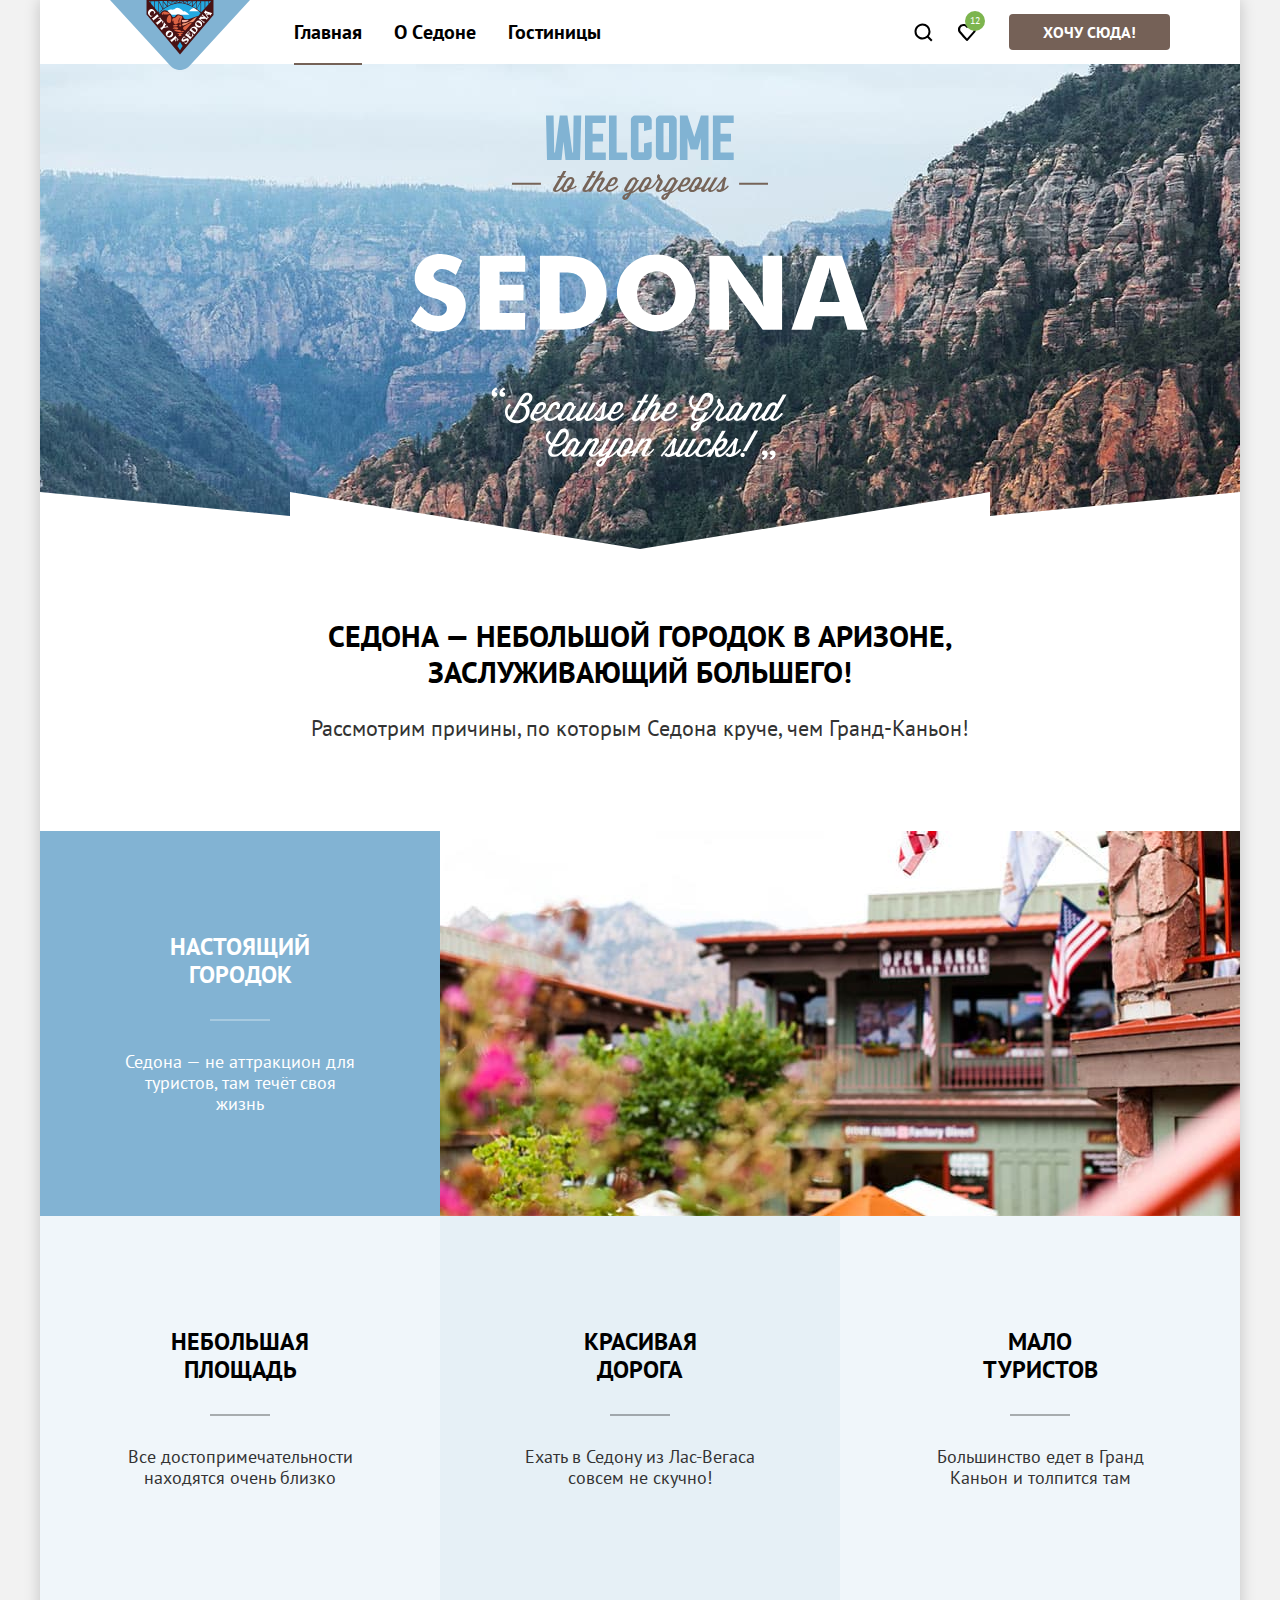
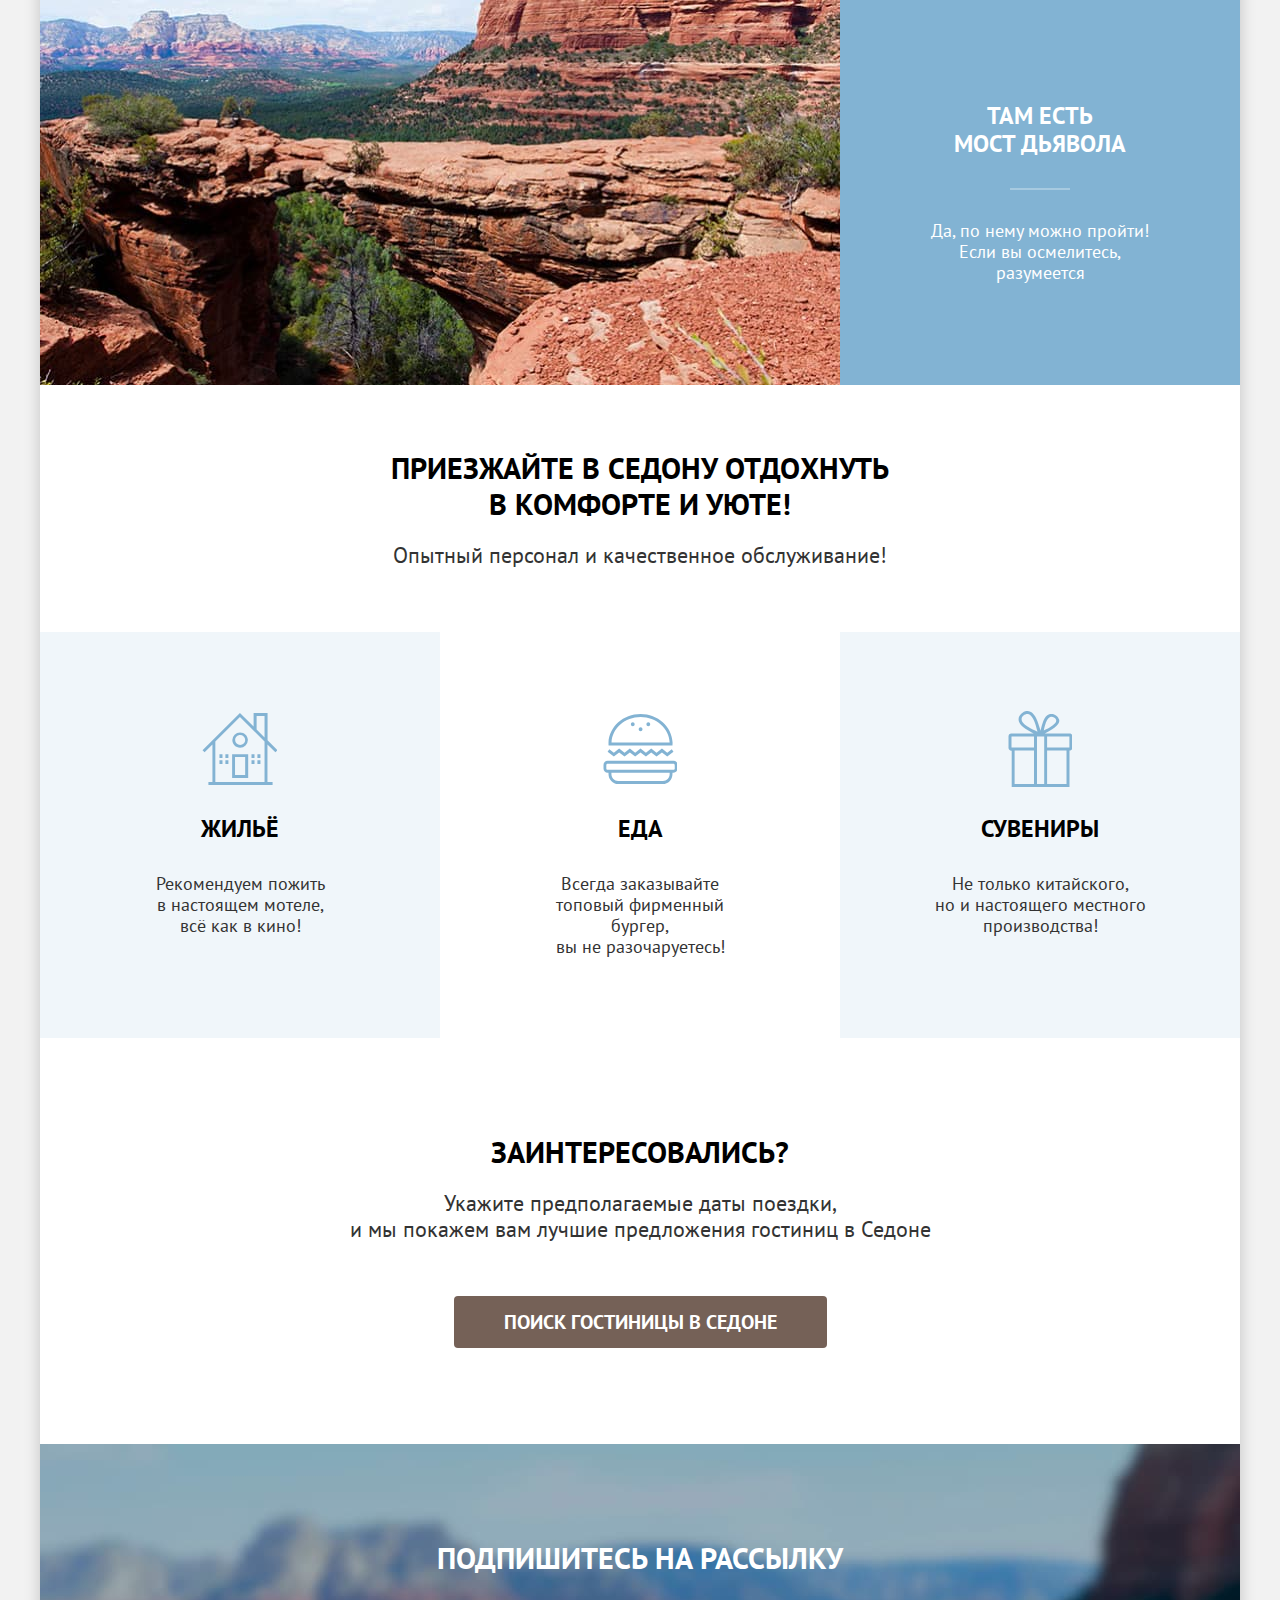
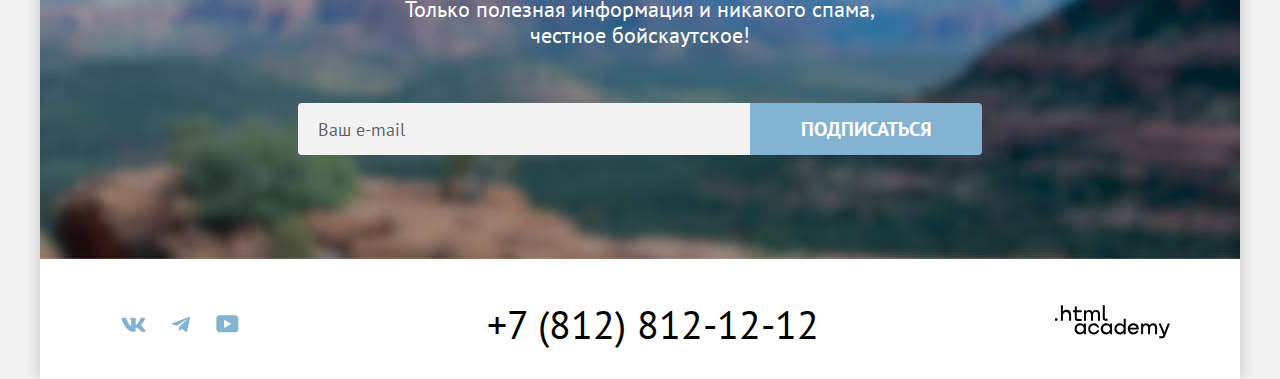
<file: index.html>
<!DOCTYPE html>
<html lang="ru">

  <head>
    <meta charset="utf-8">
    <title>Городок Седона</title>
    <link rel="icon" type="image/png" sizes="32x32" href="images/favicon-32x32.png">
    <link rel="stylesheet" href="styles/styles.css">
  </head>

  <body>
    <div class="page-container">
      <header class="page-header" data-test="header">
        <nav class="navigation">
          <!-- Logo -->
          <a class="navigation-logo" href="index.html">
            <img class="page-header-logo" src="images/sedona-logo.svg" width="140" height="70"
              alt="Логотип города Седона">
          </a>
          <!-- Site-navigation -->
          <ul class="navigation-list">
            <li class="navigation-item">
              <a class="navigation-link navigation-link-current" href="index.html">Главная</a>
            </li>
            <li class="navigation-item">
              <a class="navigation-link" href="#">О Cедоне</a>
            </li>
            <li class="navigation-item">
              <a class="navigation-link" href="catalog.html">Гостиницы</a>
            </li>
          </ul>
          <!-- User-navigation -->
          <ul class="navigation-list navigation-user">
            <li class="navigation-item">
              <a class="navigation-link" href="#">
                <svg class="navigation-icon" aria-hidden="true" focusable="false" xmlns="http://www.w3.org/2000/svg"
                  width="19" height="19" viewBox="0 0 19 19" fill="currentColor">
                  <path
                    d="m18.5 17-3.7-3.67c1-1.3 1.7-2.98 1.7-4.87A8 8 0 0 0 8.5.5C4.1.5.5 4.18.5 8.56a8 8 0 0 0 12.9 6.26l3.7 3.68 1.4-1.5Zm-10-2.48a6 6 0 0 1-6-5.96 6 6 0 0 1 12 0 6 6 0 0 1-6 5.96Z" />
                </svg>
                <span class="visually-hidden">Поиск</span>
              </a>
            </li>
            <li class="navigation-item">
              <a class="navigation-link" href="#">
                <svg class="navigation-icon" aria-hidden="true" focusable="false" xmlns="http://www.w3.org/2000/svg"
                  width="18" height="17" viewBox="0 0 18 17" fill="currentColor">
                  <path
                    d="M8.9 17a.9.9 0 0 1-.8-.4c-5.4-6.1-6.7-7.5-7-7.9A5.4 5.4 0 0 1 5.5 0C6.8 0 8 .5 9 1.3a5.46 5.46 0 0 1 9 4.1c0 1.3-.5 2.5-1.3 3.4l-7 7.9c-.2.2-.4.3-.8.3Zm-6-9.5c.3.4 3.5 4 6.1 6.9l6.2-7c.5-.5.7-1.2.7-2 0-1.8-1.5-3.3-3.3-3.3-1 0-2 .5-2.7 1.3-.3.3-.6.4-.9.4-.3 0-.6-.2-.8-.4-.7-.8-1.7-1.3-2.7-1.3-1.8 0-3.3 1.5-3.3 3.3-.1.9.3 1.6.7 2.1-.1 0-.1 0 0 0Z" />
                </svg>
                <span class="visually-hidden">Избранное</span>
                <span class="notification-badge">12</span>
              </a>
            </li>
          </ul>
          <!-- Call to action button -->
          <a class="button button-header" href="#">Хочу сюда!</a>
        </nav>
      </header>
      <main class="main-container main-index" data-test="main">
        <!-- Hero -->
        <section class="hero" data-test="hero">
          <h1 class="visually-hidden">Городок Седона</h1>
          <img class="hero-image" src="images/welcome.svg" width="458" height="352"
            alt="Welcome to the gorgeous Sedona, because the Grand Canyon sucks!">
        </section>
        <!-- Advantages -->
        <section class="advantages" data-test="advantages">
          <div class="advantages-container">
            <h2 class="advantages-title">Седона — небольшой городок в Аризоне,<br> заслуживающий большего!</h2>
            <p class="advantages-lead">Рассмотрим причины, по которым Седона круче, чем Гранд-Каньон!</p>
          </div>
          <ul class="advantages-list">
            <li class="advantages-item-wide">
              <div class="advantages-item-wide-container">
                <h3 class="advantages-item-title">Настоящий городок</h3>
                <p class="advantages-item-text">Седона — не аттракцион для туристов, там течёт своя жизнь</p>
              </div>
              <img class="advantages-item-image" src="images/advantages/advantages-1.jpg" width="800" height="385"
                alt="Домики на фоне гор">
            </li>
            <li class="advantages-item">
              <h3 class="advantages-item-title">Небольшая площадь</h3>
              <p class="advantages-item-text">Все достопримечательности находятся очень близко</p>
            </li>
            <li class="advantages-item advantages-item-accent">
              <h3 class="advantages-item-title ">Красивая<br> дорога</h3>
              <p class="advantages-item-text">Ехать в Седону из Лас-Вегаса совсем не скучно!</p>
            </li>
            <li class="advantages-item">
              <h3 class="advantages-item-title">Мало<br> туристов</h3>
              <p class="advantages-item-text">Большинство едет в Гранд Каньон и толпится там</p>
            </li>
            <li class="advantages-item-wide advantages-item-wide-reverse">
              <div class="advantages-item-wide-container">
                <h3 class="advantages-item-title">Там есть<br> мост дьявола</h3>
                <p class="advantages-item-text">Да, по нему можно пройти! Если вы осмелитесь, разумеется</p>
              </div>
              <img class="advantages-item-image" src="images/advantages/advantages-2.jpg" width="800" height="385"
                alt="Каньон, горы, снова горы">
            </li>
          </ul>
        </section>
        <!-- Services -->
        <section class="services">
          <div class="services-container">
            <h2 class="services-title">Приезжайте в Седону отдохнуть<br> в комфорте и уюте!</h2>
            <p class="services-lead">Опытный персонал и качественное обслуживание!</p>
          </div>
          <ul class="services-list">
            <li class="services-item services-item-accent">
              <h3 class="services-item-title services-item-title-hotel">Жильё</h3>
              <p class="services-item-text">Рекомендуем пожить<br> в настоящем мотеле,<br> всё как в кино!</p>
            </li>
            <li class="services-item">
              <h3 class="services-item-title services-item-title-food">Еда</h3>
              <p class="services-item-text">Всегда заказывайте<br> топовый фирменный бургер,<br> вы не разочаруетесь!</p>
            </li>
            <li class="services-item services-item-accent">
              <h3 class="services-item-title services-item-title-gift">Сувениры</h3>
              <p class="services-item-text">Не только китайского,<br> но и настоящего местного производства!</p>
            </li>
          </ul>
        </section>
        <!-- Search -->
        <section class="search" data-test="search">
          <div class="search-container">
            <h2 class="search-title">Заинтересовались?</h2>
            <p class="search-lead">Укажите предполагаемые даты поездки,<br> и мы покажем вам лучшие предложения гостиниц в
              Седоне</p>
            <button class="button button-search" type="button">Поиск гостиницы в Седоне</button>
          </div>
        </section>
        <!-- Subscription -->
        <section class="subscription" data-test="subscribe">
          <div class="subscription-container">
            <h2 class="subscription-title">Подпишитесь на рассылку</h2>
            <p class="subscription-text">Только полезная информация и никакого спама,<br> честное бойскаутское!</p>
            <form class="subscription-form" action="https://echo.htmlacademy.ru/" method="post">
              <p class="subscription-form-email">
                <label class="visually-hidden" for="subscription-email">Почта для рассылки</label>
                <input class="subscription-field" type="email" name="subscription-email" id="subscription-email" placeholder="Ваш e-mail"
                  required>
              </p>
              <button class="button button-subscription" type="submit">Подписаться</button>
            </form>
          </div>
        </section>
      </main>
      <footer class="page-footer" data-test="footer">
        <h2 class="visually-hidden">Контакты</h2>
        <div class="page-footer-container">
          <ul class="footer-social-list">
            <li class="footer-social-item">
              <a class=" footer-social-link " href="https://vk.com/htmlacademy" target="_blank" rel="noreferrer noopener">
                <svg class="footer-social-icon" aria-hidden="true" focusable="false" xmlns="http://www.w3.org/2000/svg"
                  width="25" height="15" viewBox="0 0 25 15" fill="currentColor">
                  <path fill-rule="evenodd"
                    d="M24.12 1.8c.16-.54 0-.94-.8-.94H20.7c-.67 0-.98.34-1.15.73 0 0-1.33 3.2-3.22 5.27-.61.6-.9.8-1.23.8-.16 0-.41-.2-.41-.75v-5.1c0-.66-.19-.95-.74-.95H9.82c-.42 0-.67.3-.67.59 0 .62.95.76 1.04 2.51v3.8c0 .83-.15.98-.48.98-.9 0-3.06-3.2-4.34-6.88-.25-.72-.5-1-1.18-1H1.57c-.75 0-.9.34-.9.73 0 .68.89 4.07 4.14 8.55 2.17 3.06 5.23 4.72 8 4.72 1.68 0 1.88-.37 1.88-1v-2.32c0-.74.16-.88.7-.88.38 0 1.05.19 2.6 1.66 1.79 1.75 2.08 2.54 3.08 2.54h2.63c.75 0 1.12-.37.9-1.1-.23-.72-1.08-1.77-2.2-3.02-.62-.71-1.54-1.48-1.82-1.86-.39-.5-.28-.71 0-1.15 0 0 3.2-4.42 3.54-5.93Z"
                    clip-rule="evenodd" />
                </svg>
                <span class="visually-hidden">Vkontakte</span>
              </a>
            </li>
            <li class="footer-social-item">
              <a class="footer-social-link" href="https://t.me/htmlacademys" target="_blank" rel="noreferrer noopener">
                <svg class="footer-social-icon" aria-hidden="true" focusable="false" xmlns="http://www.w3.org/2000/svg"
                  width="18" height="16" viewBox="0 0 18 16" fill="currentColor">
                  <path
                    d="M16.79.96.84 7.1c-1.09.44-1.08 1.05-.2 1.32l4.1 1.28 9.47-5.98c.44-.27.85-.13.52.17l-7.68 6.93-.28 4.22c.41 0 .6-.2.83-.41l1.99-1.94 4.13 3.06c.77.42 1.31.2 1.5-.71l2.72-12.8c.28-1.1-.43-1.61-1.16-1.28Z" />
                </svg>
                <span class="visually-hidden">Telegram</span>
              </a>
            </li>
            <li class="footer-social-item">
              <a class="footer-social-link" href="https://www.youtube.com/user/htmlacademyru" target="_blank"
                rel="noreferrer noopener">
                <svg class="footer-social-icon" aria-hidden="true" focusable="false" xmlns="http://www.w3.org/2000/svg"
                  width="23" height="18" viewBox="0 0 23 18" fill="currentColor">
                  <path
                    d="M18.94.36H3.51C1.65.36.33 1.95.33 3.76v10.09c0 1.91 1.32 3.5 3.18 3.5h15.65c1.64 0 3.17-1.59 3.17-3.4V3.76c-.22-1.8-1.53-3.4-3.39-3.4ZM7.99 12.89V4.82l7.34 4.04-7.34 4.03Z" />
                </svg>
                <span class="visually-hidden">Youtube</span>
              </a>
            </li>
          </ul>
          <a class="footer-phone" href="tel:+78128121212">+7 (812) 812-12-12</a>
          <a class="footer-htmlacademy-link" href="https://htmlacademy.ru/intensive/htmlcss" target="_blank"
            rel="noreferrer noopener">
            <svg class="footer-htmlacademy-icon" aria-hidden="true" focusable="false" xmlns="http://www.w3.org/2000/svg"
              width="115" height="34" viewBox="0 0 115 34" fill="currentColor">
              <path
                d="M0 13.26v2.6h2.5v-2.6H0ZM11.6 4.86c-1.6 0-2.8.7-3.6 1.7h-.1V.36h-2v15.5h2v-5.3c0-2.1 1.3-3.6 3.3-3.6 1.8 0 2.9 1.4 2.9 3.2v5.7h2v-6.1c.1-3-1.8-4.9-4.5-4.9ZM26.6 5.16h-4.8v-3.7h-2v3.8h-1.9v2h1.9v6c0 1.7 1 2.7 2.7 2.7h4.1v-2h-3.7c-.7 0-1.1-.4-1.1-1.1v-5.7h4.8v-2ZM41.1 4.96c-1.6 0-2.9.8-3.5 2.1h-.1c-.6-1.2-1.8-2.1-3.4-2.1-1.4 0-2.5.8-3.1 1.8h-.1v-1.6H29v10.6h2v-5.4c0-2 1-3.5 2.6-3.5 1.5 0 2.4 1 2.4 2.6v6.3h2v-5.6c0-2.4 1.4-3.3 2.6-3.3 1.5 0 2.4 1 2.4 2.6v6.3h2v-6.5c.1-2.5-1.4-4.3-3.9-4.3ZM47.8 13.06c0 1.7 1 2.7 2.8 2.7h2v-2h-1.7c-.7 0-1.1-.4-1.1-1.1V.36h-2v12.7ZM28.9 20.06c-.9-1.1-2.2-1.8-3.9-1.8-3.1 0-5.4 2.3-5.4 5.6s2.3 5.6 5.4 5.6c1.8 0 3-.8 3.8-1.9h.1v1.6h2v-10.6h-2v1.5Zm-3.6 7.4c-2.2 0-3.6-1.6-3.6-3.6s1.4-3.6 3.6-3.6 3.6 1.6 3.6 3.6c0 1.9-1.4 3.6-3.6 3.6ZM44.2 22.36c-.5-2.4-2.6-4.1-5.4-4.1a5.4 5.4 0 0 0-5.6 5.6c0 3.1 2.2 5.6 5.6 5.6 2.8 0 4.9-1.8 5.4-4.2h-2.1a3.4 3.4 0 0 1-3.3 2.3c-2.2 0-3.6-1.6-3.6-3.6s1.4-3.6 3.6-3.6c1.6 0 2.8 1 3.3 2.2h2.1v-.2ZM55.1 20.06c-.9-1.1-2.2-1.8-3.9-1.8-3.1 0-5.4 2.3-5.4 5.6s2.3 5.6 5.4 5.6c1.8 0 3-.8 3.8-1.9h.1v1.6h2v-10.6h-2v1.5Zm-3.6 7.4c-2.2 0-3.6-1.6-3.6-3.6s1.4-3.6 3.6-3.6 3.6 1.6 3.6 3.6c0 1.9-1.5 3.6-3.6 3.6ZM68.7 20.16c-.9-1.1-2.2-1.9-3.9-1.9-3.1 0-5.4 2.3-5.4 5.6s2.2 5.6 5.4 5.6c1.7 0 3-.8 3.8-1.8h.1v1.5h2v-15.4h-2v6.4Zm-3.6 7.3c-2.2 0-3.6-1.6-3.6-3.6s1.4-3.6 3.6-3.6 3.6 1.6 3.6 3.6c-.1 2-1.5 3.6-3.6 3.6ZM78.3 18.26c-3.3 0-5.5 2.5-5.5 5.6 0 3 2.1 5.6 5.5 5.6 2.5 0 4.5-1.3 5.2-3.6h-2.1c-.5 1-1.6 1.6-3 1.6-1.9 0-3.3-1.3-3.4-2.9h8.8c.2-3.6-2-6.3-5.5-6.3Zm0 1.9c1.7 0 3 1 3.3 2.6h-6.5c.3-1.5 1.5-2.6 3.2-2.6ZM98.2 18.26c-1.6 0-2.9.8-3.6 2h-.1c-.6-1.2-1.8-2-3.4-2-1.4 0-2.5.7-3.1 1.8v-1.5h-1.9v10.6h2v-5.4c0-2 1-3.4 2.6-3.5 1.5 0 2.4 1 2.4 2.6v6.3h2v-5.6c0-2.4 1.4-3.3 2.6-3.3 1.5 0 2.4 1 2.4 2.6v6.3h2v-6.5c.1-2.6-1.4-4.4-3.9-4.4ZM109.4 27.36l-3.6-8.9h-2.2l4.8 11.6c-.3.9-.7 1.2-1.7 1.2h-2.5v2h2.5c1.8 0 2.8-.8 3.5-2.6l4.7-12.2h-2.1l-3.4 8.9Z" />
            </svg>
            <span class="visually-hidden">HTML Academy</span>
          </a>
        </div>
      </footer>
    </div>

    <!-- Modal -->
    <div class="modal-container modal-container-close">
      <div class="modal modal-search">
        <section class="modal-content">
          <h2 class="modal-title">Поиск гостиницы в Седоне</h2>
          <button class="modal-close-button" type="button">
            <span class="visually-hidden">Закрыть</span>
            <svg width="15" height="15" viewBox="0 0 15 15" fill="currentColor" xmlns="http://www.w3.org/2000/svg">
              <path
                d="M14.5 1.78 13.2.5 7.49 6.2 1.79.5.48 1.8l5.7 5.7-5.7 5.7 1.3 1.3 5.7-5.7 5.7 5.7 1.3-1.3-5.7-5.7 5.7-5.7Z" />
            </svg>
          </button>
          <form class="search-form" action="https://echo.htmlacademy.ru/" method="post">
            <p class="field-group">
              <label class="search-form-label" for="search-checkin">Дата заезда:</label>
              <input class="search-form-input input-date" type="text" name="search-checkin"
                value="27 апреля 2020" id="search-checkin" placeholder="Укажите дату" required>
              <span class="modal-field-message modal-field-message-error">Мы не можем отправить вас в прошлое.</span>
            </p>
            <p class="field-group">
              <label class="search-form-label" for="search-checkin">Дата выезда:</label>
              <input class="search-form-input input-date" type="text" name="search-checkout"
                value="1 сентября 2023" id="search-checkout" placeholder="Укажите дату" required>
              <span class="modal-field-message">На эти даты есть свободные номера. Пока есть.</span>
            </p>
            <p class="field-group field-group-count">
              <span class="search-form-option-adults">
                <label class="search-form-label" for="search-adults">Взрослые:</label>
                <span class="input-count-container">
                <button class="input-count-button input-count-button-minus" type="button">
                  <svg width="14" height="14" viewBox="0 0 14 14" fill="currentColor" xmlns="http://www.w3.org/2000/svg"><path d="M0 6v2h8h6V6Z"/></svg>
                  <span class="visually-hidden">Уменьшить количество взрослых</span>
                </button>
                <input class="search-form-input input-count" type="number" name="search-adults"
                  value="2" placeholder="1" id="search-adults" required>
                <button class="input-count-button input-count-button-plus" type="button">
                <svg width="14" height="14" viewBox="0 0 14 14" fill="currentColor" xmlns="http://www.w3.org/2000/svg"><path d="M14 6H8V0H6v6H0v2h6v6h2V8h6V6Z"/></svg>
                <span class="visually-hidden">Увеличить количество взрослых</span>
                </button>
                </span>
              </span>
              <span class="search-form-option-kids">
                <span class="search-form-label-kids form-label-icon">
                  <label class="search-form-label search-form-label-kids" for="search-kids">Дети:</label>
                  <span class="tooltip">
                    <button class="tooltip-toggle" type="button" aria-labelledby="tooltip-label-date">
                      <svg class="tooltip-icon"  width="26" height="26" viewBox="0 0 26 26" fill="currentColor" xmlns="http://www.w3.org/2000/svg"><circle cx="13" cy="13" r="13"/><path fill-rule="evenodd" clip-rule="evenodd" d="M12 7h2v2h-2V7Zm2 12h-2v-9h2v9Z" fill="#ffffff"/></svg>
                    </button>
                    <span class="tooltip-text" role="tooltip" id="tooltip-label-date">Укажите количество детей, которые будут с вами, возраст которых от 6 до 18 лет. Дети до 6 лет размещаются бесплатно.</span>
                  </span>
                </span>
                <span class="input-count-container">
                  <button class="input-count-button input-count-button-minus" type="button">
                    <svg width="14" height="14" viewBox="0 0 14 14" fill="currentColor" xmlns="http://www.w3.org/2000/svg"><path d="M0 6v2h8h6V6Z"/></svg>
                    <span class="visually-hidden">Уменьшить количество детей</span>
                  </button>
                  <input class="search-form-input input-count" type="number" id="search-kids" name="search-kids"
                    value="2" placeholder="1" required>
                  <button class="input-count-button input-count-button-plus" type="button">
                  <svg width="14" height="14" viewBox="0 0 14 14" fill="currentColor" xmlns="http://www.w3.org/2000/svg"><path d="M14 6H8V0H6v6H0v2h6v6h2V8h6V6Z"/></svg>
                  <span class="visually-hidden">Увеличить количество детей</span>
                  </button>
                  </span>
              </span>
            </p>
            <button class="button search-form-button" type="submit">Найти</button>
          </form>
        </section>
      </div>
    </div>
    <script src="./scripts/script.js"></script>
  </body>
</html>
</file>
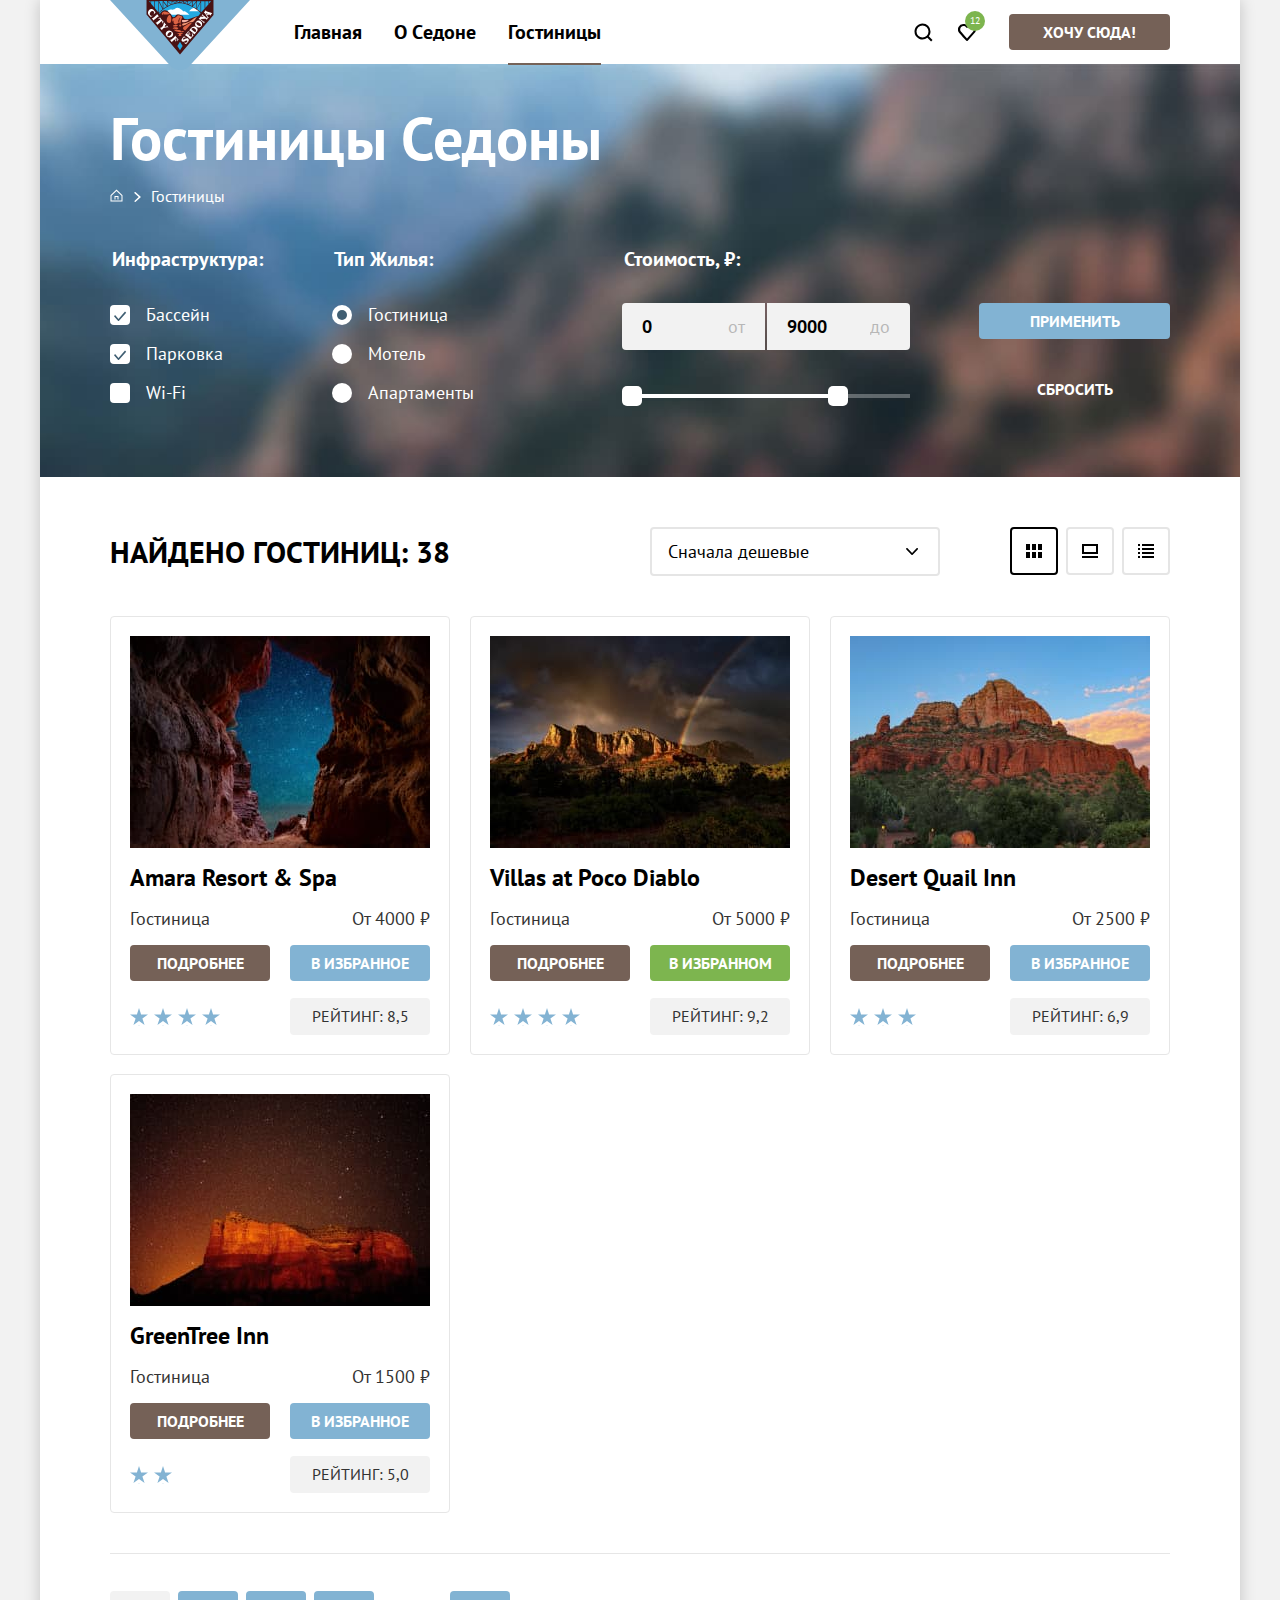
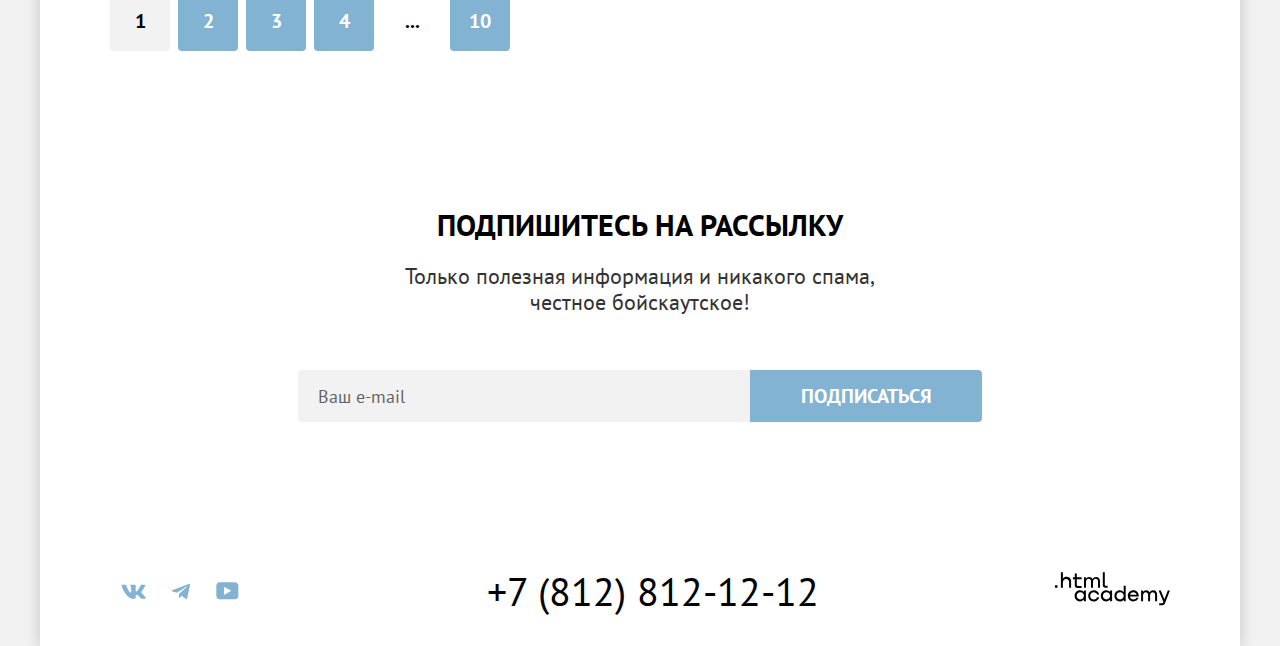
<file: catalog.html>
<!DOCTYPE html>
<html lang="ru">

  <head>
    <meta charset="utf-8">
    <title>Каталог гостиниц Седоны</title>
    <link rel="icon" type="image/png" sizes="32x32" href="images/favicon-32x32.png">
    <link rel="stylesheet" href="styles/styles.css">
  </head>

  <body>
    <div class="page-container">
      <header class="page-header" data-test="header">
        <nav class="navigation">
          <!-- Logo -->
          <a class="navigation-logo" href="index.html">
            <img class="page-header-logo" src="images/sedona-logo.svg" width="140" height="70"
              alt="Логотип города Седона">
          </a>
          <!-- Site-navigation -->
          <ul class="navigation-list">
            <li class="navigation-item">
              <a class="navigation-link" href="index.html">Главная</a>
            </li>
            <li class="navigation-item">
              <a class="navigation-link" href="#">О Cедоне</a>
            </li>
            <li class="navigation-item">
              <a class="navigation-link navigation-link-current">Гостиницы</a>
            </li>
          </ul>
          <!-- User-navigation -->
          <ul class="navigation-list navigation-user">
            <li class="navigation-item">
              <a class="navigation-link" href="#">
                <svg class="navigation-icon" aria-hidden="true" focusable="false" xmlns="http://www.w3.org/2000/svg"
                  width="19" height="19" viewBox="0 0 19 19" fill="currentColor">
                  <path
                    d="m18.5 17-3.7-3.67c1-1.3 1.7-2.98 1.7-4.87A8 8 0 0 0 8.5.5C4.1.5.5 4.18.5 8.56a8 8 0 0 0 12.9 6.26l3.7 3.68 1.4-1.5Zm-10-2.48a6 6 0 0 1-6-5.96 6 6 0 0 1 12 0 6 6 0 0 1-6 5.96Z" />
                </svg>
                <span class="visually-hidden">Поиск</span>
              </a>
            </li>
            <li class="navigation-item">
              <a class="navigation-link" href="#">
                <svg class="navigation-icon" aria-hidden="true" focusable="false" xmlns="http://www.w3.org/2000/svg"
                  width="18" height="17" viewBox="0 0 18 17" fill="currentColor">
                  <path
                    d="M8.9 17a.9.9 0 0 1-.8-.4c-5.4-6.1-6.7-7.5-7-7.9A5.4 5.4 0 0 1 5.5 0C6.8 0 8 .5 9 1.3a5.46 5.46 0 0 1 9 4.1c0 1.3-.5 2.5-1.3 3.4l-7 7.9c-.2.2-.4.3-.8.3Zm-6-9.5c.3.4 3.5 4 6.1 6.9l6.2-7c.5-.5.7-1.2.7-2 0-1.8-1.5-3.3-3.3-3.3-1 0-2 .5-2.7 1.3-.3.3-.6.4-.9.4-.3 0-.6-.2-.8-.4-.7-.8-1.7-1.3-2.7-1.3-1.8 0-3.3 1.5-3.3 3.3-.1.9.3 1.6.7 2.1-.1 0-.1 0 0 0Z" />
                </svg>
                <span class="visually-hidden">Избранное</span>
                <span class="notification-badge">12</span>
              </a>
            </li>
          </ul>
          <!-- Call to action button -->
          <a class="button button-header" href="#">Хочу сюда!</a>
        </nav>
      </header>
      <main class="main-container main-inner" data-test="main">
        <div class="inner-container">
          <!-- Header and breadcrumbs -->
          <header class="inner-header">
            <h1 class="inner-header-title">Гостиницы Седоны</h1>
            <ol class="breadcrumbs">
              <li class="breadcrumbs-item">
                <a class="breadcrumbs-link index-link" href="/">
                  <svg class="breadcrumbs-icon" aria-hidden="true" focusable="false" xmlns="http://www.w3.org/2000/svg"
                    width="13" height="13" viewBox="0 0 13 13" fill="currentColor">
                    <path d="m6.5.5-6 5.8v6.2h12V6.3L6.5.5Zm5 11h-10V6.7l5-4.8 5 4.8v4.8Z" />
                    <path d="M4.5 10.5h1V8h2v2.5h1V7h-4v3.5Z" />
                  </svg>
                  <span class="visually-hidden">Главная</span>
                </a>
              </li>
              <li class="breadcrumbs-item">
                <a class="breadcrumbs-link">Гостиницы</a>
              </li>
            </ol>
          </header>
          <!-- Filter -->
          <section class="filter" data-test="filter">
            <h2 class="visually-hidden">Фильтры гостиниц Седоны</h2>
            <form class="filter-form" action="https://echo.htmlacademy.ru" method="get">
              <!-- Filter-infrastructer -->
              <fieldset class="filter-group filter-group-infrastructure">
                <legend class="filter-title">Инфраструктура:</legend>
                <ul class="filter-list">
                  <li class="filter-item">
                    <label class="control">
                      <input class="visually-hidden control-input" type="checkbox" name="pool" checked>
                      <span class="control-mark"></span>
                      <span class="control-label">Бассейн</span>
                    </label>
                  </li>
                  <li class="filter-item">
                    <label class="control">
                      <input class="visually-hidden control-input" type="checkbox" name="parking" checked>
                      <span class="control-mark"></span>
                      <span class="control-label">Парковка</span>
                    </label>
                  </li>
                  <li class="filter-item">
                    <label class="control">
                      <input class="visually-hidden control-input" type="checkbox" name="wifi">
                      <span class="control-mark"></span>
                      <span class="control-label">Wi-Fi</span>
                    </label>
                  </li>
                </ul>
              </fieldset>
              <!-- Filter-type -->
              <fieldset class="filter-group filter-group-type">
                <legend class="filter-title">Тип жилья:</legend>
                <ul class="filter-list">
                  <li class="filter-item">
                    <label class="control">
                      <input class="visually-hidden control-input" type="radio" name="type" value="hotel" checked>
                      <span class="control-mark"></span>
                      <span class="control-label">Гостиница</span>
                    </label>
                  </li>
                  <li class="filter-item">
                    <label class="control">
                      <input class="visually-hidden control-input" type="radio" name="type" value="motel">
                      <span class="control-mark"></span>
                      <span class="control-label">Мотель</span>
                    </label>
                  </li>
                  <li class="filter-item">
                    <label class="control">
                      <input class="visually-hidden control-input" type="radio" name="type" value="apartment">
                      <span class="control-mark"></span>
                      <span class="control-label">Апартаменты</span>
                    </label>
                  </li>
                </ul>
              </fieldset>
              <!-- Filter-price -->
              <fieldset class="filter-group filter-group-price">
                <legend class="filter-title">Стоимость, ₽:</legend>
                <!-- Price inputs -->
                <div class="range-wrapper-inputs">
                  <div class="range-wrapper-input">
                    <input class="range-input range-input-min" type="number" name="min-price" value="0" id="min-price">
                    <label class="catalog-filter-label" for="min-price"> от</label>
                  </div>
                  <div class="range-wrapper-input">
                    <input class="range-input range-input-max" type="number" name="max-price" value="9000" id="max-price">
                    <label class="catalog-filter-label" for="max-price"> до</label>
                  </div>
                </div>
                <!-- Price togglers -->
                <div class="range">
                  <div class="range-scale">
                    <div class="range-bar" style="left: 0; width: 226px">
                      <button class="range-toggle toggle-min" type="button">
                        <span class="visually-hidden">Изменить миинимальцую
                          цену</span>
                      </button>
                      <button class="range-toggle toggle-max" type="button">
                        <span class="visually-hidden">Изменить максимальную
                          цену</span>
                      </button>
                    </div>
                  </div>
                </div>
              </fieldset>

              <!-- Filters buttons -->
              <div class="filter-buttons">
                <button class="button button-submit" type="submit">Применить</button>
                <button class="button button-reset" type="reset">Сбросить</button>
              </div>
            </form>
          </section>
        </div>
        <section class="sort">
        <!-- Sort -->
          <h2 class="visually-hidden">Сортировка гостиниц Седоны</h2>
          <p class="sort-message">Найдено гостиниц: 38</p>

          <div class="select sorting-type">
            <select class="select-control" aria-label="Сортировка">
              <option value="popular">Сначала популярные</option>
              <option value="cheap" selected>Сначала дешевые</option>
              <option value="expensive">Сначала дорогие</option>
            </select>
          </div>

          <div class="sort-buttons">
            <a class="card-grid-toggle card-grid-toggle-current" href="catalog.html?view=tile">
              <svg aria-hidden="true" focusable="false" xmlns="http://www.w3.org/2000/svg" width="16" height="14"
                viewBox="0 0 16 14" fill="currentColor">
                <path d="M4 0H0v6h4V0ZM16 0h-4v6h4V0ZM10 0H6v6h4V0ZM4 8H0v6h4V8ZM16 8h-4v6h4V8ZM10 8H6v6h4V8Z" />
              </svg>
              <span class="visually-hidden">Показать плитку</span>
            </a>
            <a class="card-grid-toggle" href="catalog.html?view=card">
              <svg aria-hidden="true" focusable="false" xmlns="http://www.w3.org/2000/svg" width="16" height="14"
                viewBox="0 0 16 14" fill="currentColor">
                <path d="M16 12H0v2h16v-2ZM14 2v6H2V2h12Zm2-2H0v10h16V0Z" />
              </svg>
              <span class="visually-hidden">Показать карточки</span>
            </a>
            <a class="card-grid-toggle card-grid-toggle" href="catalog.html?view=list">
              <svg aria-hidden="true" focusable="false" xmlns="http://www.w3.org/2000/svg" width="16" height="14"
                viewBox="0 0 16 14" fill="currentColor">
                <path
                  d="M2 0H0v2h2V0ZM16 0H4v2h12V0ZM2 4H0v2h2V4ZM16 4H4v2h12V4ZM2 8H0v2h2V8ZM16 8H4v2h12V8ZM2 12H0v2h2v-2ZM16 12H4v2h12v-2Z" />
              </svg>
              <span class="visually-hidden">Показать карточки</span>
            </a>
          </div>
        </section>
        <!-- Catalog -->
        <section class="catalog" data-test="catalog">
          <h2 class="visually-hidden">Предложения жилья в Седоне</h2>
          <ul class="catalog-list">
            <!-- Card 1 -->
            <li class="catalog-item">
              <a class="card-link" href="#">
                <img class="card-image" src="images/catalog/catalog-1.jpg" width="300" height="212"
                  alt="Звёздное небо в ращелине гор">
                <h3 class="card-title">Amara Resort & Spa</h3>
              </a>
              <p class="card-specification">
                <span class="card-type">Гостиница </span>
                <b class="card-price">От 4000 ₽</b>
              </p>
              <p class="card-buttons">
                <a class="button button-more-info" href="#">Подробнее</a>
                <button class="button batton-favorites" type="button">В избранное</button>
              </p>
              <div class="card-rating">
                <ul class="card-rating-list">
                  <li class="card-rating-item"></li>
                  <li class="card-rating-item"></li>
                  <li class="card-rating-item"></li>
                  <li class="card-rating-item"></li>
                </ul>
                <span class="visually-hidden">4 звезды</span>
                <span class="card-rating-text">
                  Рейтинг: 8,5
                </span>
              </div>
            </li>
            <!-- Card 2 -->
            <li class="catalog-item">
              <a class="card-link" href="#">
                <img class="card-image" src="images/catalog/catalog-2.jpg" width="300" height="212"
                  alt="Радуга над горным хребтом">
                <h3 class="card-title">Villas at Poco Diablo</h3>
              </a>
              <p class="card-specification">
                <span class="card-type">Гостиница</span>
                <b class="card-price">От 5000 ₽</b>
              </p>
              <p class="card-buttons">
                <a class="button button-more-info" href="#">Подробнее</a>
                <button class="button batton-favorites batton-favorites-checked" type="button">В избранном</button>
              </p>
              <div class="card-rating">
                <ul class="card-rating-list">
                  <li class="card-rating-item"></li>
                  <li class="card-rating-item"></li>
                  <li class="card-rating-item"></li>
                  <li class="card-rating-item"></li>
                </ul>
                <span class="visually-hidden">4 звезды</span>
                <span class="card-rating-text">
                  Рейтинг: 9,2
                </span>
              </div>
            </li>
            <!-- Card 3 -->
            <li class="catalog-item">
              <a class="card-link" href="#">
                <img class="card-image" src="images/catalog/catalog-3.jpg" width="300" height="212"
                  alt="Горы на фоне голубого неба">
                <h3 class="card-title">Desert Quail Inn</h3>
              </a>
              <p class="card-specification">
                <span class="card-type">Гостиница</span>
                <b class="card-price">От 2500 ₽</b>
              </p>
              <p class="card-buttons">
                <a class="button button-more-info" href="#">Подробнее</a>
                <button class="button batton-favorites" type="button">В избранное</button>
              </p>
              <div class="card-rating">
                <ul class="card-rating-list">
                  <li class="card-rating-item"></li>
                  <li class="card-rating-item"></li>
                  <li class="card-rating-item"></li>
                </ul>
                <span class="visually-hidden">3 звезды</span>
                <span class="card-rating-text">
                  Рейтинг: 6,9
                </span>
              </div>
            </li>
            <!-- Card 4 -->
            <li class="catalog-item">
              <a class="card-link" href="#">
                <img class="card-image" src="images/catalog/catalog-4.jpg" width="300" height="212"
                  alt="Гора на фоне звёздного неба">
                <h3 class="card-title">GreenTree Inn</h3>
              </a>
              <p class="card-specification">
                <span class="card-type">Гостиница</span>
                <b class="card-price">От 1500 ₽</b>
              </p>
              <p class="card-buttons">
                <a class="button button-more-info" href="#">Подробнее</a>
                <button class="button batton-favorites" type="button">В избранное</button>
              </p>
              <div class="card-rating">
                <ul class="card-rating-list">
                  <li class="card-rating-item"></li>
                  <li class="card-rating-item"></li>
                </ul>
                <span class="visually-hidden">2 звезды</span>
                <span class="card-rating-text">
                  Рейтинг: 5,0
                </span>
              </div>
            </li>
          </ul>
          <!-- Pagination -->
          <ul class="pagination">
            <li class="pagination-item">
              <a class="pagination-link pagination-link-current">1</a>
            </li>
            <li class="pagination-item">
              <a class="pagination-link" href="#">2</a>
            </li>
            <li class="pagination-item">
              <a class="pagination-link" href="#">3</a>
            </li>
            <li class="pagination-item">
              <a class="pagination-link" href="#">4</a>
            </li>
            <li class="pagination-item">
              <span class="pagination-link pagination-dots">...</span>
            </li>
            <li class="pagination-item">
              <a class="pagination-link" href="#">10</a>
            </li>
          </ul>
        </section>
        <!-- Subscription -->
        <section class="subscription" data-test="subscribe">
          <div class="subscription-container">
            <h2 class="subscription-title">Подпишитесь на рассылку</h2>
            <p class="subscription-text">Только полезная информация и никакого спама,<br> честное бойскаутское!</p>
            <form class="subscription-form" action="https://echo.htmlacademy.ru/" method="post">
              <p class="subscription-form-email">
                <label class="visually-hidden" for="subscription-email">Почта для рассылки</label>
                <input class="subscription-field" type="email" name="subscription-email" id="subscription-email" placeholder="Ваш e-mail"
                  required>
              </p>
              <button class="button button-subscription" type="submit">Подписаться</button>
            </form>
          </div>
        </section>
      </main>
      <footer class="page-footer" data-test="footer">
        <h2 class="visually-hidden">Контакты</h2>
        <div class="page-footer-container">
          <ul class="footer-social-list">
            <li class="footer-social-item">
              <a class=" footer-social-link " href="https://vk.com/htmlacademy" target="_blank" rel="noreferrer noopener">
                <svg class="footer-social-icon" aria-hidden="true" focusable="false" xmlns="http://www.w3.org/2000/svg"
                  width="25" height="15" viewBox="0 0 25 15" fill="currentColor">
                  <path fill-rule="evenodd"
                    d="M24.12 1.8c.16-.54 0-.94-.8-.94H20.7c-.67 0-.98.34-1.15.73 0 0-1.33 3.2-3.22 5.27-.61.6-.9.8-1.23.8-.16 0-.41-.2-.41-.75v-5.1c0-.66-.19-.95-.74-.95H9.82c-.42 0-.67.3-.67.59 0 .62.95.76 1.04 2.51v3.8c0 .83-.15.98-.48.98-.9 0-3.06-3.2-4.34-6.88-.25-.72-.5-1-1.18-1H1.57c-.75 0-.9.34-.9.73 0 .68.89 4.07 4.14 8.55 2.17 3.06 5.23 4.72 8 4.72 1.68 0 1.88-.37 1.88-1v-2.32c0-.74.16-.88.7-.88.38 0 1.05.19 2.6 1.66 1.79 1.75 2.08 2.54 3.08 2.54h2.63c.75 0 1.12-.37.9-1.1-.23-.72-1.08-1.77-2.2-3.02-.62-.71-1.54-1.48-1.82-1.86-.39-.5-.28-.71 0-1.15 0 0 3.2-4.42 3.54-5.93Z"
                    clip-rule="evenodd" />
                </svg>
                <span class="visually-hidden">Vkontakte</span>
              </a>
            </li>
            <li class="footer-social-item">
              <a class="footer-social-link" href="https://t.me/htmlacademys" target="_blank" rel="noreferrer noopener">
                <svg class="footer-social-icon" aria-hidden="true" focusable="false" xmlns="http://www.w3.org/2000/svg"
                  width="18" height="16" viewBox="0 0 18 16" fill="currentColor">
                  <path
                    d="M16.79.96.84 7.1c-1.09.44-1.08 1.05-.2 1.32l4.1 1.28 9.47-5.98c.44-.27.85-.13.52.17l-7.68 6.93-.28 4.22c.41 0 .6-.2.83-.41l1.99-1.94 4.13 3.06c.77.42 1.31.2 1.5-.71l2.72-12.8c.28-1.1-.43-1.61-1.16-1.28Z" />
                </svg>
                <span class="visually-hidden">Telegram</span>
              </a>
            </li>
            <li class="footer-social-item">
              <a class="footer-social-link" href="https://www.youtube.com/user/htmlacademyru" target="_blank"
                rel="noreferrer noopener">
                <svg class="footer-social-icon" aria-hidden="true" focusable="false" xmlns="http://www.w3.org/2000/svg"
                  width="23" height="18" viewBox="0 0 23 18" fill="currentColor">
                  <path
                    d="M18.94.36H3.51C1.65.36.33 1.95.33 3.76v10.09c0 1.91 1.32 3.5 3.18 3.5h15.65c1.64 0 3.17-1.59 3.17-3.4V3.76c-.22-1.8-1.53-3.4-3.39-3.4ZM7.99 12.89V4.82l7.34 4.04-7.34 4.03Z" />
                </svg>
                <span class="visually-hidden">Youtube</span>
              </a>
            </li>
          </ul>
          <a class="footer-phone" href="tel:+78128121212">+7 (812) 812-12-12</a>
          <a class="footer-htmlacademy-link" href="https://htmlacademy.ru/intensive/htmlcss" target="_blank"
            rel="noreferrer noopener">
            <svg class="footer-htmlacademy-icon" aria-hidden="true" focusable="false" xmlns="http://www.w3.org/2000/svg"
              width="115" height="34" viewBox="0 0 115 34">
              <path
                d="M0 13.26v2.6h2.5v-2.6H0ZM11.6 4.86c-1.6 0-2.8.7-3.6 1.7h-.1V.36h-2v15.5h2v-5.3c0-2.1 1.3-3.6 3.3-3.6 1.8 0 2.9 1.4 2.9 3.2v5.7h2v-6.1c.1-3-1.8-4.9-4.5-4.9ZM26.6 5.16h-4.8v-3.7h-2v3.8h-1.9v2h1.9v6c0 1.7 1 2.7 2.7 2.7h4.1v-2h-3.7c-.7 0-1.1-.4-1.1-1.1v-5.7h4.8v-2ZM41.1 4.96c-1.6 0-2.9.8-3.5 2.1h-.1c-.6-1.2-1.8-2.1-3.4-2.1-1.4 0-2.5.8-3.1 1.8h-.1v-1.6H29v10.6h2v-5.4c0-2 1-3.5 2.6-3.5 1.5 0 2.4 1 2.4 2.6v6.3h2v-5.6c0-2.4 1.4-3.3 2.6-3.3 1.5 0 2.4 1 2.4 2.6v6.3h2v-6.5c.1-2.5-1.4-4.3-3.9-4.3ZM47.8 13.06c0 1.7 1 2.7 2.8 2.7h2v-2h-1.7c-.7 0-1.1-.4-1.1-1.1V.36h-2v12.7ZM28.9 20.06c-.9-1.1-2.2-1.8-3.9-1.8-3.1 0-5.4 2.3-5.4 5.6s2.3 5.6 5.4 5.6c1.8 0 3-.8 3.8-1.9h.1v1.6h2v-10.6h-2v1.5Zm-3.6 7.4c-2.2 0-3.6-1.6-3.6-3.6s1.4-3.6 3.6-3.6 3.6 1.6 3.6 3.6c0 1.9-1.4 3.6-3.6 3.6ZM44.2 22.36c-.5-2.4-2.6-4.1-5.4-4.1a5.4 5.4 0 0 0-5.6 5.6c0 3.1 2.2 5.6 5.6 5.6 2.8 0 4.9-1.8 5.4-4.2h-2.1a3.4 3.4 0 0 1-3.3 2.3c-2.2 0-3.6-1.6-3.6-3.6s1.4-3.6 3.6-3.6c1.6 0 2.8 1 3.3 2.2h2.1v-.2ZM55.1 20.06c-.9-1.1-2.2-1.8-3.9-1.8-3.1 0-5.4 2.3-5.4 5.6s2.3 5.6 5.4 5.6c1.8 0 3-.8 3.8-1.9h.1v1.6h2v-10.6h-2v1.5Zm-3.6 7.4c-2.2 0-3.6-1.6-3.6-3.6s1.4-3.6 3.6-3.6 3.6 1.6 3.6 3.6c0 1.9-1.5 3.6-3.6 3.6ZM68.7 20.16c-.9-1.1-2.2-1.9-3.9-1.9-3.1 0-5.4 2.3-5.4 5.6s2.2 5.6 5.4 5.6c1.7 0 3-.8 3.8-1.8h.1v1.5h2v-15.4h-2v6.4Zm-3.6 7.3c-2.2 0-3.6-1.6-3.6-3.6s1.4-3.6 3.6-3.6 3.6 1.6 3.6 3.6c-.1 2-1.5 3.6-3.6 3.6ZM78.3 18.26c-3.3 0-5.5 2.5-5.5 5.6 0 3 2.1 5.6 5.5 5.6 2.5 0 4.5-1.3 5.2-3.6h-2.1c-.5 1-1.6 1.6-3 1.6-1.9 0-3.3-1.3-3.4-2.9h8.8c.2-3.6-2-6.3-5.5-6.3Zm0 1.9c1.7 0 3 1 3.3 2.6h-6.5c.3-1.5 1.5-2.6 3.2-2.6ZM98.2 18.26c-1.6 0-2.9.8-3.6 2h-.1c-.6-1.2-1.8-2-3.4-2-1.4 0-2.5.7-3.1 1.8v-1.5h-1.9v10.6h2v-5.4c0-2 1-3.4 2.6-3.5 1.5 0 2.4 1 2.4 2.6v6.3h2v-5.6c0-2.4 1.4-3.3 2.6-3.3 1.5 0 2.4 1 2.4 2.6v6.3h2v-6.5c.1-2.6-1.4-4.4-3.9-4.4ZM109.4 27.36l-3.6-8.9h-2.2l4.8 11.6c-.3.9-.7 1.2-1.7 1.2h-2.5v2h2.5c1.8 0 2.8-.8 3.5-2.6l4.7-12.2h-2.1l-3.4 8.9Z" />
            </svg>
            <span class="visually-hidden">HTML Academy</span>
          </a>
        </div>
      </footer>
    </div>
  </body>

</html>
</file>
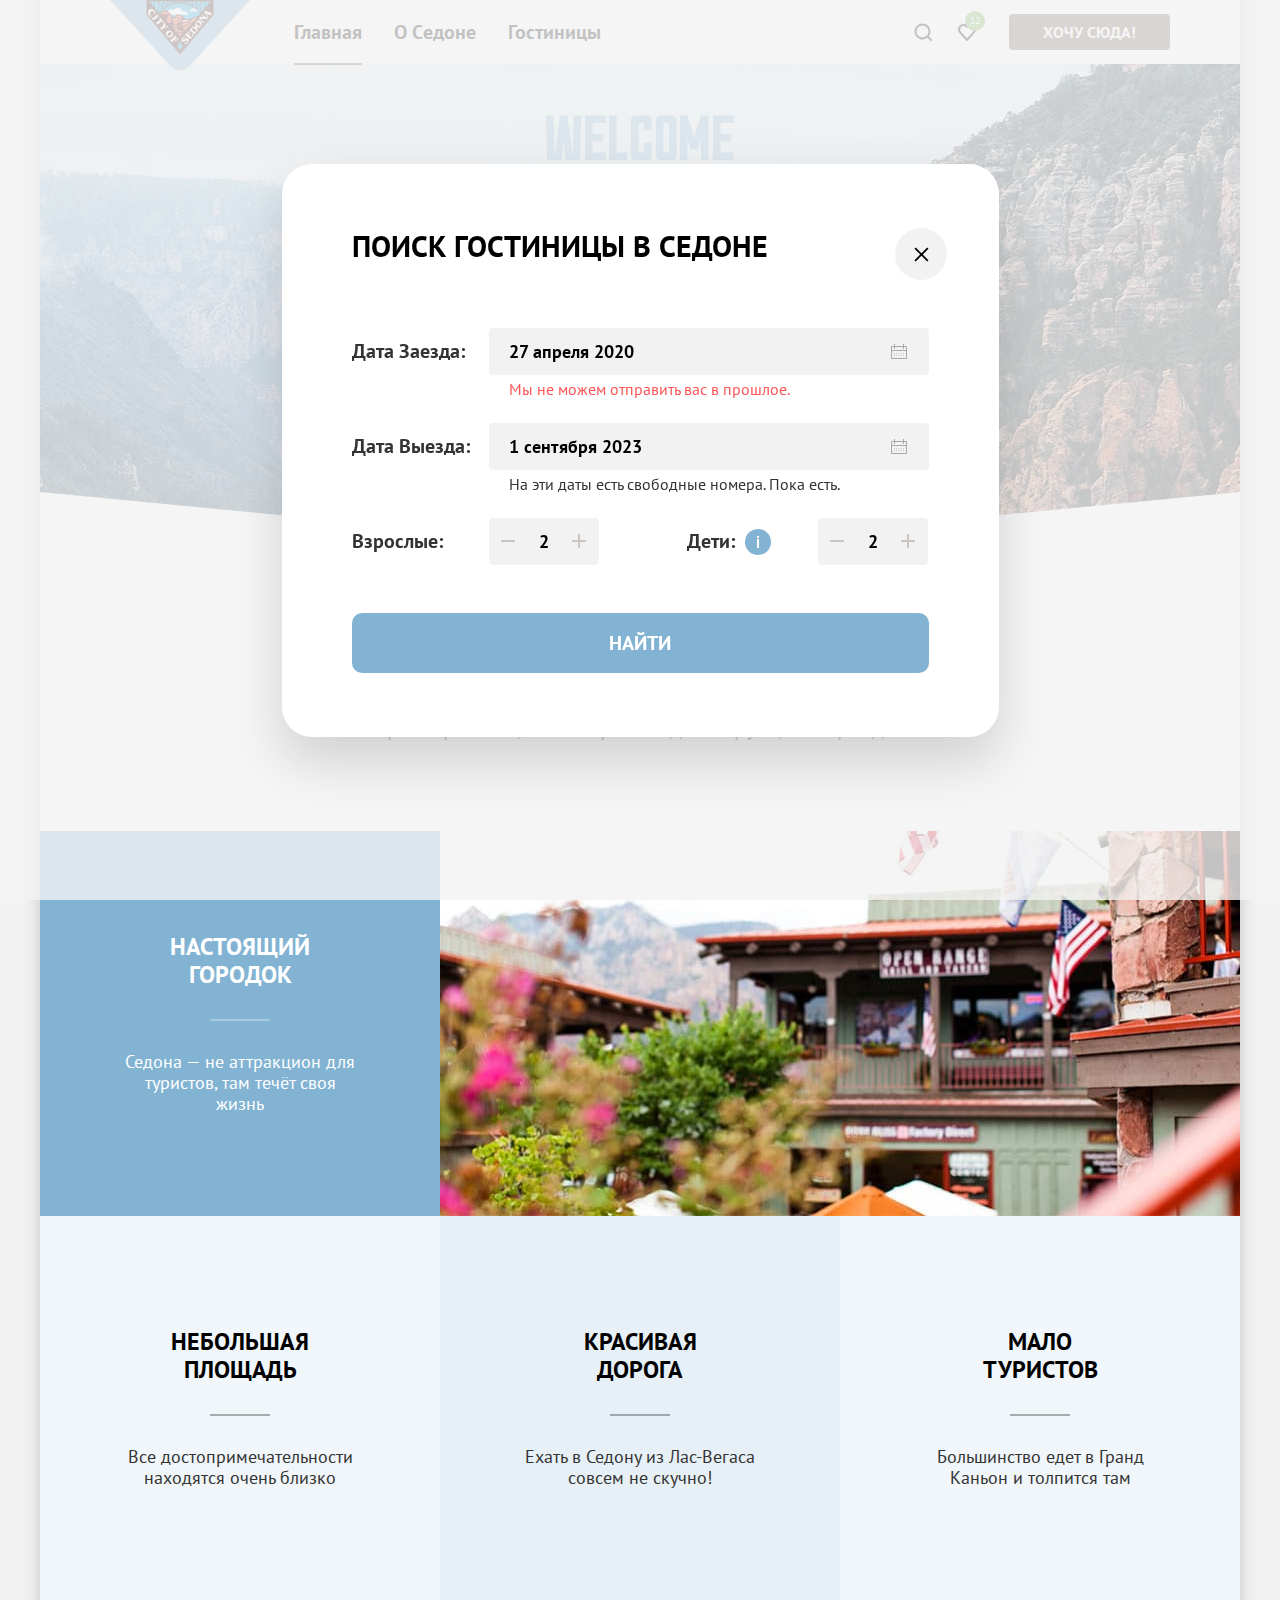
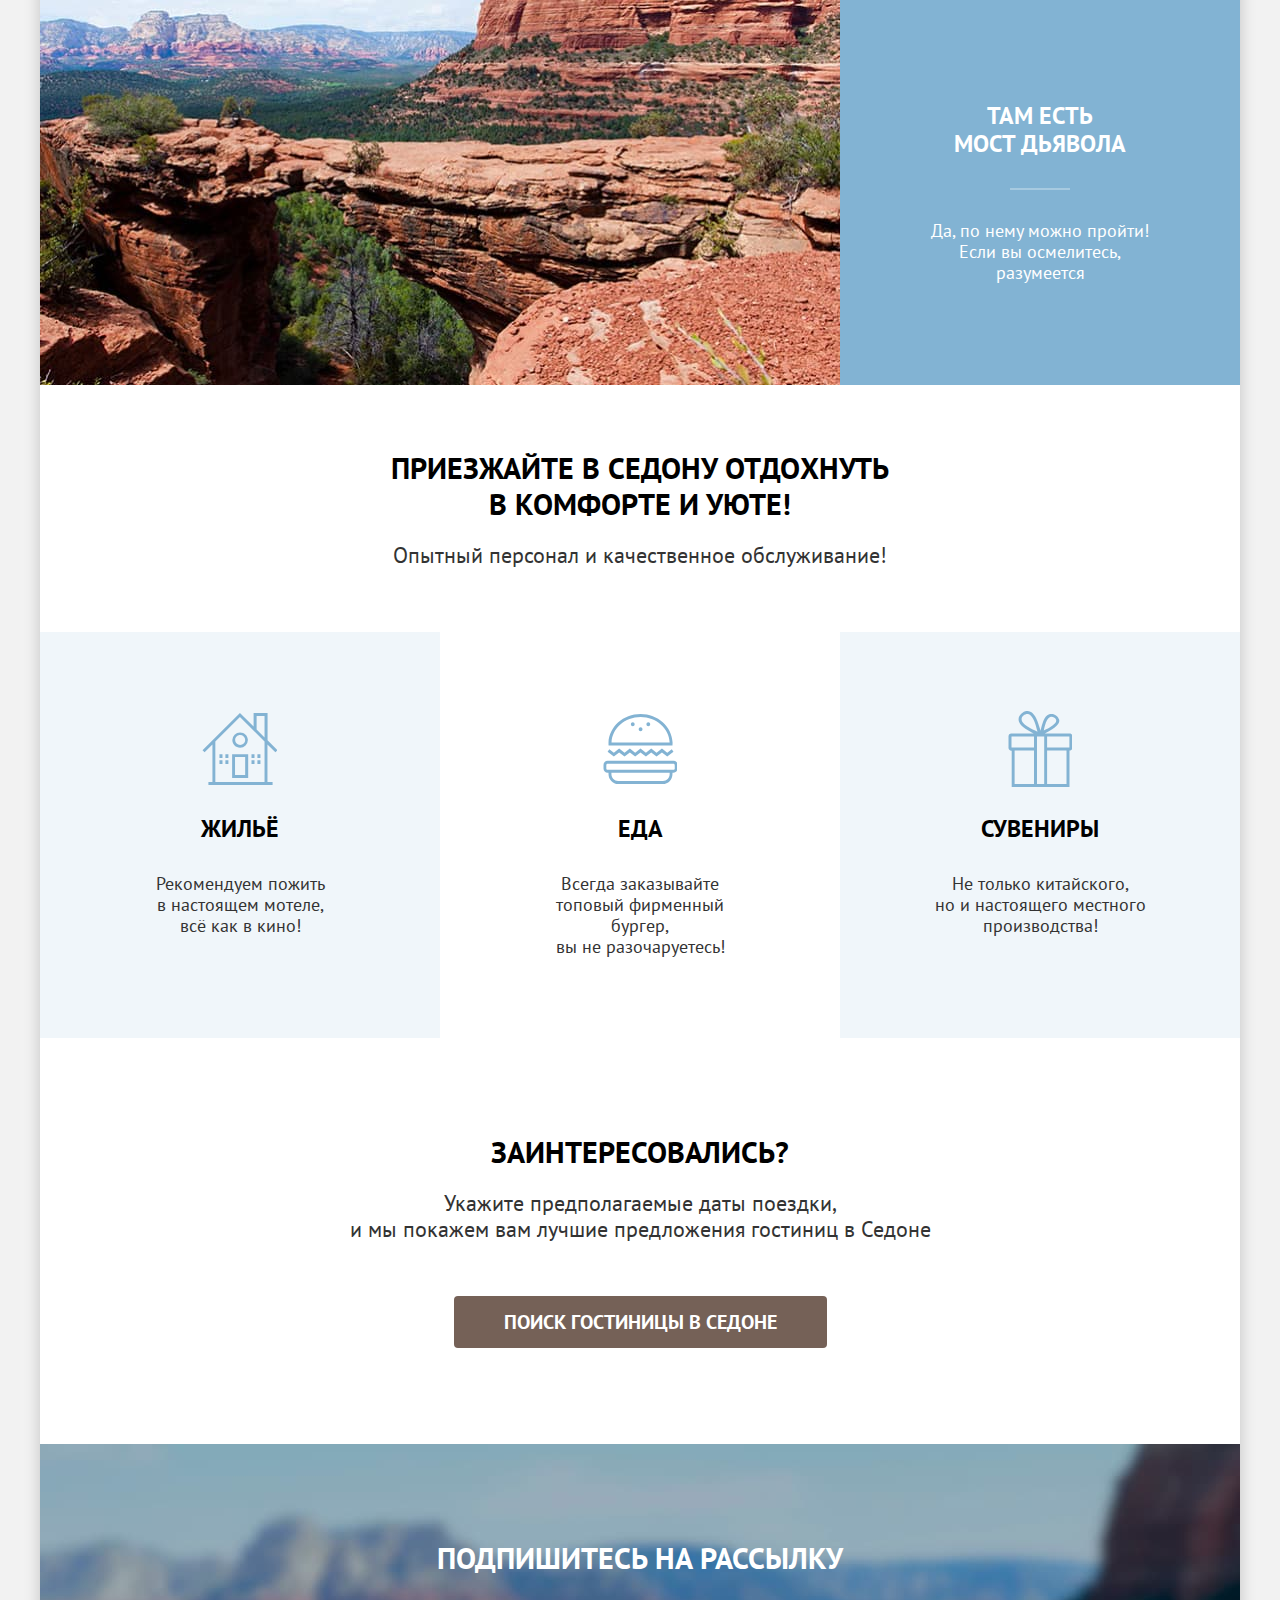
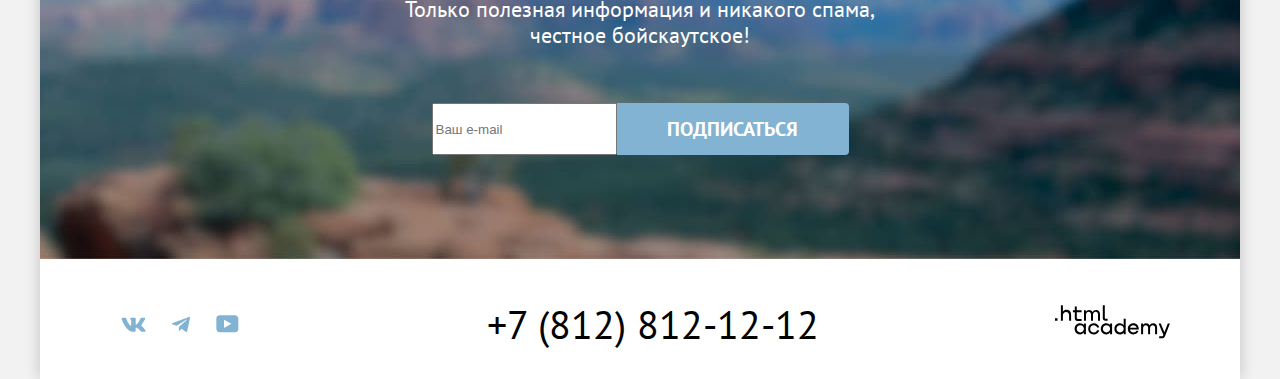
<file: modal.html>
<!DOCTYPE html>
<html lang="ru">

  <head>
    <meta charset="utf-8">
    <title>Городок Седона</title>
    <link rel="icon" type="image/png" sizes="32x32" href="images/favicon-32x32.png">
    <link rel="stylesheet" href="styles/styles.css">
  </head>

  <body>
    <div class="page-container">
      <header class="page-header" data-test="header">
        <nav class="navigation">
          <!-- Logo -->
          <a class="navigation-logo" href="index.html">
            <img class="page-header-logo" src="images/sedona-logo.svg" width="140" height="70"
              alt="Логотип города Седона">
          </a>
          <!-- Site-navigation -->
          <ul class="navigation-list">
            <li class="navigation-item">
              <a class="navigation-link navigation-link-current" href="index.html">Главная</a>
            </li>
            <li class="navigation-item">
              <a class="navigation-link" href="#">О Cедоне</a>
            </li>
            <li class="navigation-item">
              <a class="navigation-link" href="catalog.html">Гостиницы</a>
            </li>
          </ul>
          <!-- User-navigation -->
          <ul class="navigation-list navigation-user">
            <li class="navigation-item">
              <a class="navigation-link" href="#">
                <svg class="navigation-icon" aria-hidden="true" focusable="false" xmlns="http://www.w3.org/2000/svg"
                  width="19" height="19" viewBox="0 0 19 19" fill="currentColor">
                  <path
                    d="m18.5 17-3.7-3.67c1-1.3 1.7-2.98 1.7-4.87A8 8 0 0 0 8.5.5C4.1.5.5 4.18.5 8.56a8 8 0 0 0 12.9 6.26l3.7 3.68 1.4-1.5Zm-10-2.48a6 6 0 0 1-6-5.96 6 6 0 0 1 12 0 6 6 0 0 1-6 5.96Z" />
                </svg>
                <span class="visually-hidden">Поиск</span>
              </a>
            </li>
            <li class="navigation-item">
              <a class="navigation-link" href="#">
                <svg class="navigation-icon" aria-hidden="true" focusable="false" xmlns="http://www.w3.org/2000/svg"
                  width="18" height="17" viewBox="0 0 18 17" fill="currentColor">
                  <path
                    d="M8.9 17a.9.9 0 0 1-.8-.4c-5.4-6.1-6.7-7.5-7-7.9A5.4 5.4 0 0 1 5.5 0C6.8 0 8 .5 9 1.3a5.46 5.46 0 0 1 9 4.1c0 1.3-.5 2.5-1.3 3.4l-7 7.9c-.2.2-.4.3-.8.3Zm-6-9.5c.3.4 3.5 4 6.1 6.9l6.2-7c.5-.5.7-1.2.7-2 0-1.8-1.5-3.3-3.3-3.3-1 0-2 .5-2.7 1.3-.3.3-.6.4-.9.4-.3 0-.6-.2-.8-.4-.7-.8-1.7-1.3-2.7-1.3-1.8 0-3.3 1.5-3.3 3.3-.1.9.3 1.6.7 2.1-.1 0-.1 0 0 0Z" />
                </svg>
                <span class="visually-hidden">Избранное</span>
                <span class="notification-badge">12</span>
              </a>
            </li>
          </ul>
          <!-- Call to action button -->
          <a class="button button-header" href="#">Хочу сюда!</a>
        </nav>
      </header>
      <main class="main-container main-index" data-test="main">
        <!-- Hero -->
        <section class="hero" data-test="hero">
          <h1 class="visually-hidden">Городок Седона</h1>
          <img class="hero-image" src="images/welcome.svg" width="458" height="352"
            alt="Welcome to the gorgeous Sedona, because the Grand Canyon sucks!">
        </section>
        <!-- Advantages -->
        <section class="advantages" data-test="advantages">
          <div class="advantages-container">
            <h2 class="advantages-title">Седона — небольшой городок в Аризоне,<br> заслуживающий большего!</h2>
            <p class="advantages-lead">Рассмотрим причины, по которым Седона круче, чем Гранд-Каньон!</p>
          </div>
          <ul class="advantages-list">
            <li class="advantages-item-wide">
              <div class="advantages-item-wide-container">
                <h3 class="advantages-item-title">Настоящий городок</h3>
                <p class="advantages-item-text">Седона — не аттракцион для туристов, там течёт своя жизнь</p>
              </div>
              <img class="advantages-item-image" src="images/advantages/advantages-1.jpg" width="800" height="385"
                alt="Домики на фоне гор">
            </li>
            <li class="advantages-item">
              <h3 class="advantages-item-title">Небольшая площадь</h3>
              <p class="advantages-item-text">Все достопримечательности находятся очень близко</p>
            </li>
            <li class="advantages-item advantages-item-accent">
              <h3 class="advantages-item-title ">Красивая<br> дорога</h3>
              <p class="advantages-item-text">Ехать в Седону из Лас-Вегаса совсем не скучно!</p>
            </li>
            <li class="advantages-item">
              <h3 class="advantages-item-title">Мало<br> туристов</h3>
              <p class="advantages-item-text">Большинство едет в Гранд Каньон и толпится там</p>
            </li>
            <li class="advantages-item-wide advantages-item-wide-reverse">
              <div class="advantages-item-wide-container">
                <h3 class="advantages-item-title">Там есть<br> мост дьявола</h3>
                <p class="advantages-item-text">Да, по нему можно пройти! Если вы осмелитесь, разумеется</p>
              </div>
              <img class="advantages-item-image" src="images/advantages/advantages-2.jpg" width="800" height="385"
                alt="Каньон, горы, снова горы">
            </li>
          </ul>
        </section>
        <!-- Services -->
        <section class="services">
          <div class="services-container">
            <h2 class="services-title">Приезжайте в Седону отдохнуть<br> в комфорте и уюте!</h2>
            <p class="services-lead">Опытный персонал и качественное обслуживание!</p>
          </div>
          <ul class="services-list">
            <li class="services-item services-item-accent">
              <h3 class="services-item-title services-item-title-hotel">Жильё</h3>
              <p class="services-item-text">Рекомендуем пожить<br> в настоящем мотеле,<br> всё как в кино!</p>
            </li>
            <li class="services-item">
              <h3 class="services-item-title services-item-title-food">Еда</h3>
              <p class="services-item-text">Всегда заказывайте<br> топовый фирменный бургер,<br> вы не разочаруетесь!</p>
            </li>
            <li class="services-item services-item-accent">
              <h3 class="services-item-title services-item-title-gift">Сувениры</h3>
              <p class="services-item-text">Не только китайского,<br> но и настоящего местного производства!</p>
            </li>
          </ul>
        </section>
        <!-- Search -->
        <section class="search" data-test="search">
          <div class="search-container">
            <h2 class="search-title">Заинтересовались?</h2>
            <p class="search-lead">Укажите предполагаемые даты поездки,<br> и мы покажем вам лучшие предложения гостиниц в
              Седоне</p>
            <button class="button button-search" type="button" >Поиск гостиницы в Седоне</button>
          </div>
        </section>
        <!-- Subscription -->
        <section class="subscription" data-test="subscribe">
          <div class="subscription-container">
            <h2 class="subscription-title">Подпишитесь на рассылку</h2>
            <p class="subscription-text">Только полезная информация и никакого спама,<br> честное бойскаутское!</p>
            <form class="subscription-form" action="https://echo.htmlacademy.ru/" method="post">
              <label class="visually-hidden" for="subscription-email">Email</label>
              <input class="field" type="email" name="subscription-email" id="subscription-email" placeholder="Ваш e-mail"
                required>
              <button class="button button-subscription" type="submit">Подписаться</button>
            </form>
          </div>
        </section>
      </main>
      <footer class="page-footer" data-test="footer">
        <h2 class="visually-hidden">Контакты</h2>
        <div class="page-footer-container">
          <ul class="footer-social-list">
            <li class="footer-social-item">
              <a class=" footer-social-link " href="https://vk.com/htmlacademy" target="_blank" rel="noreferrer noopener">
                <svg class="footer-social-icon" aria-hidden="true" focusable="false" xmlns="http://www.w3.org/2000/svg"
                  width="25" height="15" viewBox="0 0 25 15" fill="currentColor">
                  <path fill-rule="evenodd"
                    d="M24.12 1.8c.16-.54 0-.94-.8-.94H20.7c-.67 0-.98.34-1.15.73 0 0-1.33 3.2-3.22 5.27-.61.6-.9.8-1.23.8-.16 0-.41-.2-.41-.75v-5.1c0-.66-.19-.95-.74-.95H9.82c-.42 0-.67.3-.67.59 0 .62.95.76 1.04 2.51v3.8c0 .83-.15.98-.48.98-.9 0-3.06-3.2-4.34-6.88-.25-.72-.5-1-1.18-1H1.57c-.75 0-.9.34-.9.73 0 .68.89 4.07 4.14 8.55 2.17 3.06 5.23 4.72 8 4.72 1.68 0 1.88-.37 1.88-1v-2.32c0-.74.16-.88.7-.88.38 0 1.05.19 2.6 1.66 1.79 1.75 2.08 2.54 3.08 2.54h2.63c.75 0 1.12-.37.9-1.1-.23-.72-1.08-1.77-2.2-3.02-.62-.71-1.54-1.48-1.82-1.86-.39-.5-.28-.71 0-1.15 0 0 3.2-4.42 3.54-5.93Z"
                    clip-rule="evenodd" />
                </svg>
                <span class="visually-hidden">Vkontakte</span>
              </a>
            </li>
            <li class="footer-social-item">
              <a class="footer-social-link" href="https://t.me/htmlacademys" target="_blank" rel="noreferrer noopener">
                <svg class="footer-social-icon" aria-hidden="true" focusable="false" xmlns="http://www.w3.org/2000/svg"
                  width="18" height="16" viewBox="0 0 18 16" fill="currentColor">
                  <path
                    d="M16.79.96.84 7.1c-1.09.44-1.08 1.05-.2 1.32l4.1 1.28 9.47-5.98c.44-.27.85-.13.52.17l-7.68 6.93-.28 4.22c.41 0 .6-.2.83-.41l1.99-1.94 4.13 3.06c.77.42 1.31.2 1.5-.71l2.72-12.8c.28-1.1-.43-1.61-1.16-1.28Z" />
                </svg>
                <span class="visually-hidden">Telegram</span>
              </a>
            </li>
            <li class="footer-social-item">
              <a class="footer-social-link" href="https://www.youtube.com/user/htmlacademyru" target="_blank"
                rel="noreferrer noopener">
                <svg class="footer-social-icon" aria-hidden="true" focusable="false" xmlns="http://www.w3.org/2000/svg"
                  width="23" height="18" viewBox="0 0 23 18" fill="currentColor">
                  <path
                    d="M18.94.36H3.51C1.65.36.33 1.95.33 3.76v10.09c0 1.91 1.32 3.5 3.18 3.5h15.65c1.64 0 3.17-1.59 3.17-3.4V3.76c-.22-1.8-1.53-3.4-3.39-3.4ZM7.99 12.89V4.82l7.34 4.04-7.34 4.03Z" />
                </svg>
                <span class="visually-hidden">Youtube</span>
              </a>
            </li>
          </ul>
          <a class="footer-phone" href="tel:+78128121212">+7 (812) 812-12-12</a>
          <a class="footer-htmlacademy-link" href="https://htmlacademy.ru/intensive/htmlcss" target="_blank"
            rel="noreferrer noopener">
            <svg class="footer-htmlacademy-icon" aria-hidden="true" focusable="false" xmlns="http://www.w3.org/2000/svg"
              width="115" height="34" viewBox="0 0 115 34" fill="currentColor">
              <path
                d="M0 13.26v2.6h2.5v-2.6H0ZM11.6 4.86c-1.6 0-2.8.7-3.6 1.7h-.1V.36h-2v15.5h2v-5.3c0-2.1 1.3-3.6 3.3-3.6 1.8 0 2.9 1.4 2.9 3.2v5.7h2v-6.1c.1-3-1.8-4.9-4.5-4.9ZM26.6 5.16h-4.8v-3.7h-2v3.8h-1.9v2h1.9v6c0 1.7 1 2.7 2.7 2.7h4.1v-2h-3.7c-.7 0-1.1-.4-1.1-1.1v-5.7h4.8v-2ZM41.1 4.96c-1.6 0-2.9.8-3.5 2.1h-.1c-.6-1.2-1.8-2.1-3.4-2.1-1.4 0-2.5.8-3.1 1.8h-.1v-1.6H29v10.6h2v-5.4c0-2 1-3.5 2.6-3.5 1.5 0 2.4 1 2.4 2.6v6.3h2v-5.6c0-2.4 1.4-3.3 2.6-3.3 1.5 0 2.4 1 2.4 2.6v6.3h2v-6.5c.1-2.5-1.4-4.3-3.9-4.3ZM47.8 13.06c0 1.7 1 2.7 2.8 2.7h2v-2h-1.7c-.7 0-1.1-.4-1.1-1.1V.36h-2v12.7ZM28.9 20.06c-.9-1.1-2.2-1.8-3.9-1.8-3.1 0-5.4 2.3-5.4 5.6s2.3 5.6 5.4 5.6c1.8 0 3-.8 3.8-1.9h.1v1.6h2v-10.6h-2v1.5Zm-3.6 7.4c-2.2 0-3.6-1.6-3.6-3.6s1.4-3.6 3.6-3.6 3.6 1.6 3.6 3.6c0 1.9-1.4 3.6-3.6 3.6ZM44.2 22.36c-.5-2.4-2.6-4.1-5.4-4.1a5.4 5.4 0 0 0-5.6 5.6c0 3.1 2.2 5.6 5.6 5.6 2.8 0 4.9-1.8 5.4-4.2h-2.1a3.4 3.4 0 0 1-3.3 2.3c-2.2 0-3.6-1.6-3.6-3.6s1.4-3.6 3.6-3.6c1.6 0 2.8 1 3.3 2.2h2.1v-.2ZM55.1 20.06c-.9-1.1-2.2-1.8-3.9-1.8-3.1 0-5.4 2.3-5.4 5.6s2.3 5.6 5.4 5.6c1.8 0 3-.8 3.8-1.9h.1v1.6h2v-10.6h-2v1.5Zm-3.6 7.4c-2.2 0-3.6-1.6-3.6-3.6s1.4-3.6 3.6-3.6 3.6 1.6 3.6 3.6c0 1.9-1.5 3.6-3.6 3.6ZM68.7 20.16c-.9-1.1-2.2-1.9-3.9-1.9-3.1 0-5.4 2.3-5.4 5.6s2.2 5.6 5.4 5.6c1.7 0 3-.8 3.8-1.8h.1v1.5h2v-15.4h-2v6.4Zm-3.6 7.3c-2.2 0-3.6-1.6-3.6-3.6s1.4-3.6 3.6-3.6 3.6 1.6 3.6 3.6c-.1 2-1.5 3.6-3.6 3.6ZM78.3 18.26c-3.3 0-5.5 2.5-5.5 5.6 0 3 2.1 5.6 5.5 5.6 2.5 0 4.5-1.3 5.2-3.6h-2.1c-.5 1-1.6 1.6-3 1.6-1.9 0-3.3-1.3-3.4-2.9h8.8c.2-3.6-2-6.3-5.5-6.3Zm0 1.9c1.7 0 3 1 3.3 2.6h-6.5c.3-1.5 1.5-2.6 3.2-2.6ZM98.2 18.26c-1.6 0-2.9.8-3.6 2h-.1c-.6-1.2-1.8-2-3.4-2-1.4 0-2.5.7-3.1 1.8v-1.5h-1.9v10.6h2v-5.4c0-2 1-3.4 2.6-3.5 1.5 0 2.4 1 2.4 2.6v6.3h2v-5.6c0-2.4 1.4-3.3 2.6-3.3 1.5 0 2.4 1 2.4 2.6v6.3h2v-6.5c.1-2.6-1.4-4.4-3.9-4.4ZM109.4 27.36l-3.6-8.9h-2.2l4.8 11.6c-.3.9-.7 1.2-1.7 1.2h-2.5v2h2.5c1.8 0 2.8-.8 3.5-2.6l4.7-12.2h-2.1l-3.4 8.9Z" />
            </svg>
            <span class="visually-hidden">HTML Academy</span>
          </a>
        </div>
      </footer>
    </div>

    <!-- Modal -->
    <div class="modal-container">
      <div class="modal modal-search" data-test="modal">
        <section class="modal-content">
          <h2 class="modal-title">Поиск гостиницы в Седоне</h2>
          <button class="modal-close-button" type="button">
            <span class="visually-hidden">Закрыть</span>
            <svg width="15" height="15" viewBox="0 0 15 15" fill="currentColor" xmlns="http://www.w3.org/2000/svg">
              <path
                d="M14.5 1.78 13.2.5 7.49 6.2 1.79.5.48 1.8l5.7 5.7-5.7 5.7 1.3 1.3 5.7-5.7 5.7 5.7 1.3-1.3-5.7-5.7 5.7-5.7Z" />
            </svg>
          </button>
          <form class="search-form" action="https://echo.htmlacademy.ru/" method="post">
            <p class="field-group">
              <label class="search-form-label" for="search-checkin">Дата заезда:</label>
              <input class="search-form-input input-date" type="text" name="search-checkin"
                value="27 апреля 2020" id="search-checkin" placeholder="Укажите дату" required>
              <span class="modal-field-message modal-field-message-error">Мы не можем отправить вас в прошлое.</span>
            </p>
            <p class="field-group">
              <label class="search-form-label" for="search-checkin">Дата выезда:</label>
              <input class="search-form-input input-date" type="text" name="search-checkout"
                value="1 сентября 2023" id="search-checkout" placeholder="Укажите дату" required>
              <span class="modal-field-message">На эти даты есть свободные номера. Пока есть.</span>
            </p>
            <p class="field-group field-group-count">
              <span class="search-form-option-adults">
                <label class="search-form-label" for="search-adults">Взрослые:</label>
                <span class="input-count-container">
                <button class="input-count-button input-count-button-minus" type="button">
                  <svg width="14" height="14" viewBox="0 0 14 14" fill="currentColor" xmlns="http://www.w3.org/2000/svg"><path d="M0 6v2h8h6V6Z"/></svg>
                  <span class="visually-hidden">Уменьшить количество взрослых</span>
                </button>
                <input class="search-form-input input-count" type="number" name="search-adults"
                  value="2" placeholder="1" id="search-adults" required>
                <button class="input-count-button input-count-button-plus" type="button">
                <svg width="14" height="14" viewBox="0 0 14 14" fill="currentColor" xmlns="http://www.w3.org/2000/svg"><path d="M14 6H8V0H6v6H0v2h6v6h2V8h6V6Z"/></svg>
                <span class="visually-hidden">Увеличить количество взрослых</span>
                </button>
                </span>
              </span>
              <span class="search-form-option-kids">
                <span class="search-form-label-kids form-label-icon">
                  <label class="search-form-label search-form-label-kids" for="search-kids">Дети:</label>
                  <span class="tooltip">
                    <button class="tooltip-toggle" type="button" aria-labelledby="tooltip-label-date">
                      <svg class="tooltip-icon"  width="26" height="26" viewBox="0 0 26 26" fill="currentColor" xmlns="http://www.w3.org/2000/svg"><circle cx="13" cy="13" r="13"/><path fill-rule="evenodd" clip-rule="evenodd" d="M12 7h2v2h-2V7Zm2 12h-2v-9h2v9Z" fill="#ffffff"/></svg>
                    </button>
                    <span class="tooltip-text" role="tooltip" id="tooltip-label-date">Укажите количество детей, которые будут с вами, возраст которых от 6 до 18 лет. Дети до 6 лет размещаются бесплатно.</span>
                  </span>
                </span>
                <span class="input-count-container">
                  <button class="input-count-button input-count-button-minus" type="button">
                    <svg width="14" height="14" viewBox="0 0 14 14" fill="currentColor" xmlns="http://www.w3.org/2000/svg"><path d="M0 6v2h8h6V6Z"/></svg>
                    <span class="visually-hidden">Уменьшить количество детей</span>
                  </button>
                  <input class="search-form-input input-count" type="number" id="search-kids" name="search-kids"
                    value="2" placeholder="1" required>
                  <button class="input-count-button input-count-button-plus" type="button">
                  <svg width="14" height="14" viewBox="0 0 14 14" fill="currentColor" xmlns="http://www.w3.org/2000/svg"><path d="M14 6H8V0H6v6H0v2h6v6h2V8h6V6Z"/></svg>
                  <span class="visually-hidden">Увеличить количество детей</span>
                  </button>
                  </span>
              </span>
            </p>
            <button class="button search-form-button" type="submit">Найти</button>
          </form>
        </section>
      </div>
    </div>
    <script src="./scripts/script.js"></script>
  </body>
</html>
</file>
<file: styles/styles.css>
/*
* Prefixed by https://autoprefixer.github.io
* PostCSS: v8.4.14,
* Autoprefixer: v10.4.7
* Browsers: > 2% and last 1 version
*/

@font-face {
  font-family: "PT Sans";
  font-style: normal;
  font-weight: 400;
  src: url("../fonts/ptsans-400.woff2") format("woff2");
  font-display: swap;
}

@font-face {
  font-family: "PT Sans";
  font-style: normal;
  font-weight: 700;
  src: url("../fonts/ptsans-700.woff2") format("woff2");
  font-display: swap;
}

*,
*::before,
*::after {
  box-sizing: border-box;
}

html {
  height: 100%;
  background-color: #f2f2f2;
}

body {
  min-width: 1280px;
  height: 100%;
  margin: 0 auto;

  font-family: "PT Sans", sans-serif;
  font-style: normal;
  font-size: 18px;
  line-height: 21px;
  font-weight: 400;

  color: #333333;
}

.page-container {
  display: flex;
  flex-direction: column;
  width: 1200px;
  min-height: 100%;
  margin: 0 auto;

  background-color: #ffffff;
  box-shadow: 0 0 15px 0 hsla(0, 0%, 0%, 0.2);
}

img {
  max-width: 100%;
  height: auto;
  object-fit: contain;
}

.visually-hidden {
  position: absolute;

  width: 1px;
  height: 1px;
  margin: -1px;
  padding: 0;

  border: 0;
  clip: rect(0 0 0 0);
  overflow: hidden;
}

/* Button */
.button {
  display: inline-block;

  font-family: "PT Sans", sans-serif;
  font-style: normal;
  font-size: 16px;
  line-height: 20px;
  font-weight: 700;
  color: #ffffff;
  text-decoration: none;
  text-transform: uppercase;
  word-break: break-all;

  background-color: #756157;
  border: none;
  border-radius: 4px;
  cursor: pointer;

  transition:
    background-color 0.3s ease,
    color 0.3s ease;
}

.button:hover,
.button:focus-visible {
  background-color: #615048;
}

.button:active {
  color: hsla(0, 0%, 100%, 0.3);

  background-color: #756157;
}

.button:disabled,
.button.disabled,
.button:disabled:hover,
.button.disabled:hover,
.button:disabled:focus-visible,
.button.disabled:focus-visible,
.button:disabled:active,
.button.disabled:active {
  background-color: #e5e5e5;
  cursor: default;
  pointer-events: none;
}

/* Pages */
/* Header */
.page-header {
  padding-left: 70px;
  padding-right: 70px;
}

.navigation {
  position: relative;

  display: flex;
  align-items: center;
  margin: 0 auto;
}

.navigation-logo {
  width: 138px;
  height: 68px;
  margin-right: 30px;
  margin-bottom: -6px;

  transition: opacity 0.3s ease;
}

.page-header-logo {
  position: absolute;
  top: 0;
  left: 0;
}

.navigation-logo:hover {
  opacity: 0.7;
}

.navigation-logo:focus-visible {
  opacity: 0.7;
}

.navigation-logo:active {
  opacity: 0.3;
}

.navigation-list {
  display: flex;
  flex-wrap: wrap;
  width: 500px;
  margin: 0;
  padding: 0;

  list-style-type: none;
}

.navigation-link {
  position: relative;

  display: block;
  padding: 20px 16px;

  font-size: 20px;
  line-height: 24px;
  font-weight: 700;
  text-decoration: none;
  color: #000000;

  background-color: #ffffff;

  transition: color 0.3s ease;
}

.navigation-link:hover {
  color: #756157;
}

.navigation-link:focus-visible {
  color: #756157;
}

.navigation-link:active {
  color: hsla(20, 15%, 40%, 0.3);
}

.navigation-link-current,
.navigation-link-current:hover,
.navigation-link-current:focus-visible,
.navigation-link-current:active {
  color: #000000;

  cursor: default;
}

.navigation-link-current::before {
  content: "";
  position: absolute;
  right: 16px;
  bottom: -1px;
  left: 16px;

  height: 2px;

  background-color: #756257;
}

.navigation-user {
  justify-content: flex-start;

  max-width: 88px;
  margin-left: auto;
  margin-right: 20px;
}

.navigation-user .navigation-link {
  min-width: 44px;
  min-height: 64px;
}

.navigation-icon {
  position: absolute;
  top: 0;
  bottom: 0;
  left: 0;
  right: 0;

  margin: auto;

  fill: #000000;

  transition: fill 0.3s ease;
}

.navigation-link:hover .navigation-icon {
  fill: #756157;
}

.navigation-link:focus-visible .navigation-icon {
  fill: #756157;
}

.navigation-link:active .navigation-icon {
  fill: hsla(20, 15%, 40%, 0.3);
}

.notification-badge {
  position: absolute;
  top: 11px;
  left: 20px;

  display: flex;
  justify-content: center;
  align-items: center;
  min-width: 20px;
  height: 20px;
  padding: 5px;

  font-size: 10px;
  line-height: 10px;
  font-weight: 400;
  text-align: center;
  color: #ffffff;

  background-color: #7db54f;
  border-radius: 100vh;
}

.button-header {
  max-width: 165px;
  padding: 8px 34px;
}

/* Main */
.main-container {
  flex-grow: 1;
}

/* Hero */
.hero {
  padding-top: 51px;
  padding-bottom: 82px;

  background-image:
    url("../images/hero/hero-mask.svg"),
    url("../images/hero/hero-background.jpg");
  background-repeat: no-repeat;
  background-size: 100% auto, cover;
  background-position: center bottom, center;
  background-color: #333333;
}

.hero-image {
  display: block;
  margin: 0 auto;
}

/* Advantages */
.advantages {
  text-align: center;
}

.advantages-container {
  padding-top: 69px;
  padding-bottom: 90px;
  padding-left: 70px;
  padding-right: 70px;
}


.advantages-title {
  margin-top: 0;
  margin-bottom: 25px;

  font-size: 30px;
  line-height: 36px;
  font-weight: 700;

  color: #000000;
  text-transform: uppercase;
}

.advantages-lead {
  margin-top: 0;
  margin-bottom: 0;

  font-size: 22px;
  line-height: 26px;
}

.advantages-list {
  display: flex;
  flex-wrap: wrap;
  width: 1200px;
  margin: 0 auto;
  padding: 0;

  list-style-type: none;
}

.advantages-item {
  width: 400px;
  padding: 112px 85px;

  background-color: hsla(204, 48%, 67%, 0.12);
}

.advantages-item-accent {
  background-color: hsla(204, 48%, 67%, 0.2);
}

.advantages-item-title {
  position: relative;

  margin-top: 0;
  margin-bottom: 62px;

  font-size: 24px;
  line-height: 28px;
  font-weight: 700;

  color: #000000;
  text-transform: uppercase;
}

.advantages-item-title::before {
  content: "";
  position: absolute;
  bottom: -32px;
  left: 50%;

  width: 60px;
  height: 2px;
  margin-left: -30px;

  background-color: hsla(0, 0%, 0%, 0.3);
}

.advantages-item-wide .advantages-item-title::before {
  background-color: hsla(0, 0%, 100%, 0.3);
}

.advantages-item-text {
  margin-top: 0;
  margin-bottom: 0;
}

.advantages-item-wide {
  display: flex;
  width: 1200px;

  color: #ffffff;
  background-color: #82b3d3;
}

.advantages-item-wide-reverse {
  flex-direction: row-reverse;
}

.advantages-item-wide-container {
  width: 400px;
  padding: 102px 85px;
}

.advantages-item-wide .advantages-item-title {
  color: #ffffff;
}

.advantages-item-image {
  display: block;
  max-width: 100%;
  height: auto;
  object-fit: cover;
}

/* Services */
.services {
  text-align: center;
}

.services-container {
  padding-top: 65px;
  padding-bottom: 64px;
  padding-left: 70px;
  padding-right: 70px;

}

.services-title {
  margin-top: 0;
  margin-bottom: 20px;

  font-size: 30px;
  line-height: 36px;
  font-weight: 700;
  color: #000000;
  text-transform: uppercase;
}

.services-lead {
  margin-top: 0;
  margin-bottom: 0;

  font-size: 22px;
  line-height: 26px;
}

.services-list {
  display: flex;
  flex-wrap: wrap;
  width: 1200px;
  margin: 0 auto;
  padding: 0;

  list-style-type: none;
}

.services-item {
  width: 400px;
  padding: 183px 85px 81px;
}

.services-item-accent {
  background-color: hsla(204, 48%, 67%, 0.12);
}

.services-item-title {
  position: relative;

  margin-top: 0;
  margin-bottom: 30px;

  font-size: 24px;
  line-height: 28px;
  font-weight: 700;
  color: #000000;
  text-transform: uppercase;
}

.services-item-title::before {
  content: "";
  position: absolute;
  left: 50%;

  background-color: transparent;
}

.services-item-title-hotel::before {
  top: -102px;

  width: 75px;
  height: 72px;
  margin-left: -38px;

  background-image: url("../images/house.svg");
  background-repeat: no-repeat;
}

.services-item-title-food::before {
  top: -101px;

  width: 74px;
  height: 70px;
  margin-left: -37px;

  background-image: url("../images/food.svg");
  background-repeat: no-repeat;
}

.services-item-title-gift::before {
  top: -104px;

  width: 64px;
  height: 76px;
  margin-left: -32px;

  background-image: url("../images/gift.svg");
  background-repeat: no-repeat;
}

.services-item-text {
  margin-top: 0;
  margin-bottom: 0;
}

/* Search */
.search {
  text-align: center;
}

.search-container {
  padding-top: 96px;
  padding-bottom: 96px;
  padding-left: 70px;
  padding-right: 70px;
}

.search-title {
  margin-top: 0;
  margin-bottom: 20px;

  font-size: 30px;
  line-height: 36px;
  font-weight: 700;
  color: #000000;
  text-transform: uppercase;
}

.search-lead {
  margin-top: 0;
  margin-bottom: 54px;

  font-size: 22px;
  font-weight: 400;
  line-height: 26px;
  text-align: center;
}

.button-search {
  max-width: 376px;
  padding: 8px 50px;

  font-size: 20px;
  line-height: 36px;
  font-weight: 700;
}

/* Subscription */
.subscription {
  text-align: center;

  background-image: url("../images/subscribe/subscribe-background.jpg");
  background-color: #333333;
  background-repeat: no-repeat;
  background-size: cover;
  background-position: center;
}

.subscription-container {
  padding-top: 96px;
  padding-bottom: 104px;
  padding-left: 70px;
  padding-right: 70px;
}

.subscription-title {
  margin-top: 0;
  margin-bottom: 20px;

  font-size: 30px;
  line-height: 36px;
  font-weight: 700;
  color: #ffffff;
  text-transform: uppercase;
}

.subscription-text {
  margin-top: 0;
  margin-bottom: 55px;

  font-size: 22px;
  line-height: 26px;
  color: #ffffff;
}

.subscription-form {
  display: flex;
  justify-content: center;
}

.subscription-form-email {
  flex-shrink: 0;
  margin: 0;
}

.subscription-field {
  width: 452px;
  height: 100%;
  padding: 14px 20px;

  font-family: inherit;
  font-size: 18px;
  line-height: 24px;
  font-weight: 400;
  color: #000000;
  background-color: #f2f2f2;

  border: none;
  border-top-left-radius: 4px;
  border-bottom-left-radius: 4px;
}

.subscription-field::placeholder {
  color: #000000;
  opacity: 0.6;
}

.subscription-field:hover {
  background-color: #e6e6e6;
}

.subscription-field:disabled {
  background-color: #f2f2f2;
  opacity: 0.3;
}

.button-subscription {
  width: 232px;
  padding: 8px 50px;

  font-size: 20px;
  line-height: 36px;

  background-color: #82b3d3;
  border-top-left-radius: 0;
  border-bottom-left-radius: 0;
}

.button-subscription:hover {
  background-color: #68a2ca;
}

.button-subscription:focus-visible {
  background-color: #68a2ca;
}

.button-subscription:active {
  color: hsla(0, 0%, 100%, 0.3);
  background-color: #82b3d3;
}

.button-subscription:disabled,
.button-subscription.disabled {
  background-color: #e5e5e5;
}

/* Footer */
.page-footer-container {
  display: flex;
  justify-content: space-between;
  align-items: center;
  margin:0 auto;
  padding-top: 45px;
  padding-bottom: 35px;
  padding-left: 70px;
  padding-right: 70px;
}

.footer-social-list {
  display: flex;
  flex-wrap: wrap;
  max-width: 150px;
  margin: 0;
  padding: 0;

  list-style-type: none;
}

.footer-social-item {
  margin: 0;
}

.footer-social-link {
  position: relative;

  display: block;
  width: 47px;
  height: 40px;
}

.footer-social-icon {
  position: absolute;
  top: 0;
  bottom: 0;
  left: 0;
  right: 0;

  margin: auto;

  fill: #83b3d3;

  transition: fill 0.3s ease;
}

.footer-social-link:hover svg {
  fill: #68a2ca;
}

.footer-social-link:focus-visible svg {
  fill: #68a2ca;
}

.footer-social-link:active svg{
  fill: hsla(204, 48%, 60%, 0.3);
}

.footer-phone {
  max-width: 700px;

  font-size: 40px;
  line-height: 40px;
  font-weight: 400;
  text-align: center;
  color: #000000;
  text-decoration: none;

  transition: color 0.3s ease;
}

.footer-phone:hover {
  color: #756157;
}

.footer-phone:focus-visible {
  color: #756157;
}

.footer-phone:active {
  color: hsla(20, 15%, 40%, 0.3);
}

.footer-htmlacademy-link {
  width: 115px;
}

.footer-htmlacademy-link svg {
  fill: #000000;

  transition: fill 0.3s ease;
}

.footer-htmlacademy-link:hover svg{
  fill: #756157;
}

.footer-htmlacademy-link:focus-visible svg {
  fill: #756157;
}

.footer-htmlacademy-link:active svg {
  fill: hsla(20, 15%, 40%, 0.3);
}

/* Page catalog */
.inner-container {
  padding: 35px 70px 70px;

  background-image: url("../images/filter/filter-background.jpg");
  background-color: #756157;
  background-repeat: no-repeat;
  background-size: cover;
  background-position: center;
}

.inner-header {
  margin-bottom: 35px;
}

.inner-header-title {
  margin-top: 0;
  margin-bottom: 8px;

  font-size: 60px;
  line-height: 78px;
  font-weight: 700;
  color: #ffffff;
}

.breadcrumbs {
  display: flex;
  flex-wrap: wrap;
  align-items: center;
  margin: 0;
  padding: 0;

  color: #ffffff;

  list-style-type: none;
}

.breadcrumbs-item {
  position: relative;

  margin-right: 28px;
  margin-bottom: 5px;
}

.breadcrumbs-link {
  font-size: 16px;
  color: inherit;
  text-align: center;
  text-decoration: none;
}

.breadcrumbs-item::after {
  content: "";
  position: absolute;

  display: block;
  width: 7px;
  height: 10px;
  bottom: 5px;
  right: -18px;

  background-image: url("../images/arrow-right.svg");
  background-position: center;
  background-repeat: no-repeat;
}

.breadcrumbs-item:last-child.breadcrumbs-item::after {
  content: none;
}

.breadcrumbs-icon {
  fill: #ffffff;
}

.breadcrumbs-icon:hover {
  fill: hsla(0, 0%, 100%, 0.6);
}

.breadcrumbs-icon:focus-visible {
  fill: #ffffff;
}

.breadcrumbs-icon:active {
  fill: hsla(0, 0%, 100%, 0.3);
}

/* Filter */
.filter-form {
  display: flex;
}

.filter-group {
  margin: 0;
  padding: 0;

  border: none;
}

.filter-list {
  margin: 0;
  padding: 0;

  list-style-type: none;
}

.filter-item:not(:last-child) {
  margin-bottom: 16px;
}

.filter-title {
  margin-bottom: 32px;

  font-size: 20px;
  line-height: 24px;
  font-weight: 700;
  color: #ffffff;
  text-transform: capitalize;
}

.filter-group-infrastructure {
  width: 150px;
  margin-right: 67px;
}

.filter-group-type {
  width: 150px;
  margin-right: 140px;
}

.filter-group-price {
  width: 288px;
  margin: 0;
  padding: 0;
}

/* Price inputs */
.range-wrapper-inputs {
  display: flex;
  justify-content: space-between;
  gap: 2px;
}

.range-wrapper-input:not(:last-child) {
  margin-bottom: 44px
}

.range-wrapper-input {
  position: relative;
}

.range-input {
  width: 143px;
  padding: 13px 50px 13px 20px;

  font: inherit;
  font-weight: 700;

  background-color: #f2f2f2;
  border: none;
  border-radius: 4px;
  -webkit-appearance: textfield;
  appearance: textfield;
}

.range-input:hover,
.range-input:focus-visible  {
  background-color: #e6e6e6;
}

.range-input:focus-visible {
  outline: 3px solid #83b3d3;
}

.range-input::-webkit-outer-spin-button,
.range-input::-webkit-inner-spin-button {
  margin: 0;

  -webkit-appearance: none;
  appearance: none;
}

.range-input-min {
  border-top-right-radius: 0;
  border-bottom-right-radius: 0;
}

.range-input-max {
  border-top-left-radius: 0;
  border-bottom-left-radius: 0;
}

.catalog-filter-label {
  position: absolute;
  top: 13px;
  right: 20px;
  z-index: 1;

  font-size: 18px;

  opacity: 0.3;
}

/* Price range */
.range:not(:last-child) {
  margin-bottom: 44px;
}

.range-scale {
  position: relative;

  height: 4px;

  background-color: hsla(0, 0%, 100%, 0.3);
}

.range-bar {
  position: absolute;

  height: 4px;

  background-color: #ffffff;
}

.range-toggle {
  position: absolute;

  width: 20px;
  height: 20px;

  background: #ffffff;
  border: none;
  border-radius: 5px;
  cursor: pointer;
}

.range-toggle:hover {
  background-color: #ffffff;
  box-shadow: 0 4px 10px 0 #00000040;
}


.range-toggle:focus-visible {
  background: #ffffff;
  outline: 3px solid #83b3d3;
  box-shadow: 0 4px 10px 0 hsla(0, 0%, 0%, 0.25);
}


.range-toggle:active {
  outline: 2px solid #83b3d3;
  box-shadow: 0 7px 15px 0 hsla(0, 0%, 0%, 0.4);
}



.toggle-min {
  top: -8px;
  left: 0;
}

.toggle-max {
  top: -8px;
  right: 0;
}

/* Control */
.control {
  position: relative;

  display: block;
  padding-left: 36px;

  line-height: 23px;
  color: #ffffff;
}

.control-mark {
  position: absolute;
  top: 2px;
  left: 0;

  width: 20px;
  height: 20px;

  background-color: #ffffff;
  border-radius: 4px;
}

/* Label */
.control-label {
  font-size: 18px;
  line-height: 23px;
  word-break: break-all;

  transition: opacity 0.3s ease;
}

.control:hover .control-mark,
.control:hover .control-label {
  opacity: 0.6;
}

.control-input[type="checkbox"]:focus-visible + .control-mark,
.control-input[type="radio"]:focus-visible + .control-mark {
  outline: 3px solid #83b3d3;
}

.control:active .control-mark,
.control:active .control-label {
  opacity: 0.3;
}


/* Checkbox */
.control-input[type="checkbox"]:checked + .control-mark::before {
  content: "";
  position:absolute;
  top: 6px;
  left: 4px;

  width: 13px;
  height: 10px;

  background: url("../images/check.svg");
}

/* Radio */
.control-input[type="radio"] + .control-mark {
  border-radius: 50%;
}

.control-input[type="radio"]:checked + .control-mark::before {
  content: "";
  position: absolute;
  top: 5px;
  left: 5px;
  width: 10px;
  height: 10px;

  background: #3f5e72;
  border-radius: 50%;
}

.control-input:disabled ~ .control-mark,
.control-input:disabled ~ .control-label {
  opacity: 0.3;
  pointer-events: none;
}

.filter-buttons {
  width: 191px;
  margin-left: auto;
  padding-top: 56px;

  text-align: right;
}

.filter-buttons button:not(:last-child) {
  margin-bottom: 32px;
}

.button-submit {
  width: 100%;
  padding-top: 8px;
  padding-bottom: 8px;

  background-color: #82b3d3;
}

.button-submit:hover {
  background-color: #68a2ca;
}

.button-submit:focus-visible {
  background-color: #68a2ca;
}

.button-submit:active {
  color: hsla(0, 0%, 100%, 0.3);
  background-color: #82b3d3;
}

.button-submit:disabled,
.button-submit.disabled,
.button-submit:disabled:hover,
.button-submit.disabled:hover,
.button-submit:disabled:focus-visible,
.button-submit.disabled:focus-visible,
.button-submit:disabled:active,
.button-submit.disabled:active {
  color: #ffffff;
  background-color: #e5e5e5;
  pointer-events: none;
}

.button-reset {
  width: 100%;
  padding-top: 8px;
  padding-bottom: 8px;

  background-color: transparent;
}

.button-reset:hover {
  background-color: transparent;
  opacity: 0.6;
}

.button-reset:focus-visible {
  background-color: transparent;

  outline: 2px solid #68a2ca;
  outline-offset: -2px;
}

.button-reset:active {
  background-color: transparent;
  opacity: 0.3;
}

.button-reset:disabled,
.button-reset.disabled,
.button-reset:disabled:hover,
.button-reset.disabled:hover,
.button-reset:disabled:focus-visible,
.button-reset.disabled:focus-visible,
.button-reset:disabled:active,
.button-reset.disabled:active {
  background-color: transparent;
  opacity: 0.1;
  pointer-events: none;
}

/* Sort */
.sort {
  display: flex;
  align-items: flex-start;
  padding-top: 50px;
  padding-bottom: 40px;
  padding-left: 70px;
  padding-right: 70px;
}

.sort-message {
  width: 400px;
  margin-top: 0;
  margin-bottom: 0;
  margin-right: auto;
  padding-top: 7px;

  font-size: 30px;
  line-height: 36px;
  font-weight: 700;
  color: #000000;
  text-transform: uppercase;
}

.select-control {
  width: 290px;
  padding: 12px 16px;
  padding-right: 50px;
  font: inherit;

  background-image: url("../images/arrow-bottom.svg");
  background-repeat: no-repeat;
  background-position: right 20px center;
  background-color: #ffffff;
  border: 2px solid #e5e5e5;
  border-radius: 4px;
  -webkit-appearance: none;
  appearance: none;
}

.select-control:hover,
.select-control:focus-visible  {
  outline: 2px solid #68a2ca;
  outline-offset: -2px;
}

.select-control:active {
  border: hsla(0, 0%, 0%, 0.3);
}

.select-control:disabled,
.select-control.disabled,
.select-control:disabled:hover,
.select-control.disabled:hover,
.select-control:disabled:focus-visible,
.select-control.disabled:focus-visible {
  color: #000000;
  border: 2px solid #000000;
  opacity: 0.3;
  outline: none;
}

.sort-buttons {
  display: flex;
  flex-wrap: wrap;
  justify-content: flex-start;
  gap: 8px;
  max-width: 160px;
  margin-left: 70px;
}

.card-grid-toggle {
  display: flex;
  justify-content: center;
  align-items: center;
  width: 48px;
  height: 48px;
  border: 2px solid #e5e5e5;
  border-radius: 4px;
}

.card-grid-toggle svg {
  fill: #000000;
}

.card-grid-toggle:hover {
  border-color: #000000;
}

.card-grid-toggle:focus-visible {
  outline: 2px solid #68a2ca;
  outline-offset: -2px;
}

.card-grid-toggle:active {
  border-color: #000000;
}

.card-grid-toggle-current {
  border: 2px solid #000000;
}

/* Catalog */
.catalog {
  padding-left: 70px;
  padding-right: 70px;
}

.catalog-list {
  display: grid;
  grid-template-columns: repeat(3, 340px);
  gap: 19px 20px;
  margin: 0 auto;
  padding: 0;
  padding-bottom: 40px;

  border-bottom: 1px solid #e6e6e6;
  list-style-type: none;
}

/* Card */
.catalog-item {
  display: flex;
  flex-direction: column;
  padding: 19px;

  border: 1px solid #e6e6e6;
  border-radius: 4px;

  transition: box-shadow 0.3s ease;
}

.catalog-item:hover {
  box-shadow: 0 0 15px 0 hsla(0, 0%, 0%, 0.2);
}

.catalog-item:has(.card-link:focus-visible),
.catalog-item:has(.button:focus-visible)  {
  box-shadow: 0 0 15px 0 hsla(0, 0%, 0%, 0.2);
}

.card-link {
  text-decoration: none;
  margin-bottom: 16px;
}

.card-image {
  display: block;
  max-width: 100%;
  height: auto;
  margin-bottom: 16px;
  object-fit: contain;
}

.card-title {
  margin-top: 0;
  margin-bottom: 0;

  font-size: 24px;
  line-height: 28px;
  font-weight: 700;
  color: #000000;
}

.card-specification {
  display: flex;
  justify-content: space-between;
  flex-grow: 1;

  margin-top: 0;
  margin-bottom: 16px;
}

.card-type {
  width: 140px;
}

.card-price {
  width: 140px;

  font-weight: 400;
  text-align: right;
}

.card-buttons {
  display: flex;
  justify-content: space-between;
  align-items: center;
  margin-top: 0;
  margin-bottom: 17px;
}

.button-more-info {
  width: 140px;
  padding: 8px;

  text-align: center;
}

.button-more-info:disabled,
.button-more-info.disabled,
.button-more-info:disabled:hover,
.button-more-info.disabled:hover,
.button-more-info:disabled:focus-visible,
.button-more-info.disabled:focus-visible,
.button-more-info:disabled:active,
.button-more-info.disabled:active {
  color: #ffffff;

  background-color: #e5e5e5;
  pointer-events: none;
}

.batton-favorites {
  width: 140px;
  padding: 8px;

  text-align: center;

  background-color: #82b3d3;
}

.batton-favorites:hover,
.batton-favorites:focus-visible {
  background-color: #68a2ca;
}

.batton-favorites:active {
  color: hsla(0, 0%, 100%, 0.3);

  background-color: #82b3d3;
}

.batton-favorites:disabled,
.batton-favorites.disabled,
.batton-favorites:disabled:hover,
.batton-favorites.disabled:hover,
.batton-favorites:disabled:focus-visible,
.batton-favorites.disabled:focus-visible,
.batton-favorites:disabled:active,
.batton-favorites.disabled:active {
  color: #ffffff;

  background-color: #e5e5e5;
}

.batton-favorites-checked {
  background-color: #7db54f;
}

.batton-favorites-checked:hover,
.batton-favorites-checked:focus-visible {
  background-color: #6c9e42;
}

.batton-favorites-checked:active {
  color: hsla(0, 0%, 100%, 0.3);
  background-color: #7db54f;
}

.batton-favorites-checked:disabled,
.batton-favorites-checked.disabled,
.batton-favorites-checked:disabled:hover,
.batton-favorites-checked.disabled:hover,
.batton-favorites-checked:disabled:focus-visible,
.batton-favorites-checked.disabled:focus-visible,
.batton-favorites-checked:disabled:active,
.batton-favorites-checked.disabled:active {
  color: #ffffff;
  background-color: #e5e5e5;
}

.card-rating {
  display: flex;
  justify-content: space-between;
  margin-top: 0;
  margin-bottom: 0;
}

.card-rating-list {
  display: flex;
  align-items: center;
  gap: 6px;
  width: 140px;
  margin: 0;
  padding: 0;

  list-style-type: none;
}

.card-rating-item {
  width: 18px;
  height: 18px;

  background-image: url("../images/star.svg");
}

.card-rating-text {
  width: 140px;
  padding-top: 8px;
  padding-bottom: 8px;

  font-size: 16px;
  text-align: center;
  text-transform: uppercase;

  background-color: #f2f2f2;
  border-radius: 4px;
}

/* Pagination */
.pagination {
  display: flex;
  flex-wrap: wrap;
  align-items: center;
  margin: 0;
  padding: 0;
  padding-top: 32px;
  padding-bottom: 50px;

  list-style-type: none;
}

.pagination-item {
  margin-bottom: 5px;
  width: min-content;
}

.pagination-item:not(:last-child) {
  margin-right: 8px;
}

.pagination-link {
  display: flex;
  justify-content: center;
  align-items: center;
  min-height: 60px;
  min-width: 60px;
  padding: 12px;

  font-size: 20px;
  line-height: 36px;
  font-weight: 700;
  color: #ffffff;
  text-decoration: none;

  background-color: #82b3d3;
  border-radius: 4px;

  transition:
    background-color 0.3s ease,
    color 0.3s ease;
}

.pagination-link:hover {
  background-color: #68a2ca;
}

.pagination-link:focus-visible {
  background-color: #68a2ca;
}

.pagination-link:active {
  color: hsla(0, 0%, 100%, 0.3);

  background-color: #82b3d3;
}

.pagination-link-current,
.pagination-link-current:hover,
.pagination-link-current:focus-visible,
.pagination-link-current:active {
  color: #000000;

  background-color: #f2f2f2;
  cursor: default;
}

.pagination-dots,
.pagination-dots:hover,
.pagination-dots:focus-visible,
.pagination-dots:active {
  padding: 17px 22px;

  color: #000000;

  background-color: #ffffff;
}

/* Catalog subscription */
.main-inner .subscription {
  background-image: none;
  background-color: #ffffff;
}

.main-inner .subscription-title {
  color: #000000;
}

.main-inner .subscription-text {
  color: #333333;
}

.main-inner .subscription input {
  background-color: #f2f2f2;
}

/* Modal */
.modal-container {
  position: fixed;
  top: 0;
  left: 0;

  display: flex;
  width: 100%;
  height: 100%;

  background-color: hsla(0, 0%, 95%, 0.8);
}

.modal-container-close {
  display: none;
}

.modal {
  position: relative;

  margin: auto;
  padding: 64px 70px;

  background-color: #ffffff;
  border-radius: 30px;
  box-shadow: 0 25px 50px 0 hsla(0, 0%, 0%, 0.15);
}

.modal-search {
  width: 717px;
}

/* Modal close button */
.modal-close-button {
  position: absolute;
  top: 64px;
  right: 52px;

  width: 52px;
  height: 52px;
  padding: 19px;

  background-color: #f2f2f2;
  border: none;
  border-radius: 50%;
  cursor: pointer;
}

.modal-close-button:hover {
  background-color: #e6e6e6;
}

.modal-close-button:focus-visible {
  background-color: #e6e6e6;
  outline: 3px solid #83b3d3;
}

.modal-close-button:active svg {
  fill: hsla(0, 0%, 0%, 0.3);
}

.modal-close-button:active {
  background-color: #e6e6e6;
}

.modal-title {
  margin: 0;
  margin-bottom: 64px;

  font-size: 30px;
  line-height: 36px;
  font-weight: 700;
  color: #000000;
  text-transform: uppercase;
}

.search-form {
  display: grid;
  grid-template-columns: 137px 110px 88px 131px 111px;
  row-gap: 23px;
}

.search-form .field-group {
  position: relative;

  display: grid;
  grid-template-columns: 1fr 440px;
  row-gap: 4px;
  grid-column: 1/-1;
  margin: 0;

  align-items: center;
}

.search-form .search-form-label {
  font-size: 20px;
  line-height: 24px;
  font-weight: 700;
  text-transform: capitalize;
}

.search-form-input {
  position: relative;

  padding: 12px 20px 11px;

  font-family: inherit;
  font-size: 18px;
  font-weight: 700;
  line-height: 24px;
  color: #000000;

  background-color: #f2f2f2;
  border: none;
  border-radius: 4px;
}

.search-form .input-date {
  padding-right: 50px;

  background-image: url("../images/date.svg ");
  background-repeat: no-repeat;
  background-position: center right 22px;
}

.search-form .input-date::placeholder {
  opacity: 0.6;
}

.search-form .input-date:hover,
.search-form .input-date:focus-visible {
  color: hsla(0, 0%, 0%, 0.6);

  background-color: #e6e6e6;
}

.search-form .input-date:focus-visible {
  outline: 3px solid #83b3d3;
}

.modal-field-message {
  grid-column: 2/3;
  padding: 0 20px;

  font-size: 16px;
  line-height: 21px;
  color: #333333;
}

.modal-field-message-error {
  color: #ff5757;
}

.search-form .field-group-count {
  grid-template-columns: 137px 110px 88px 131px 110px;
}

.search-form-option-adults {
  grid-column: 1/3;
  display: grid;
  grid-template-columns: 1fr 110px;
  align-items: center;
}

.search-form-option-kids {
  grid-column: 4/6;
  display: grid;
  grid-template-columns: 1fr 110px;
  align-items: center;
}

.search-form-option-adults .input-count-container {
  grid-column: 2/3;
}

.input-count-container {
  display: flex;
}

.input-count-button {
  display: flex;
  justify-content: center;
  align-items: center;

  width: 40px;

  background-color: #f2f2f2;
  border: none;
  border-radius: 4px;
}

.input-count-button svg {
  border-radius: 3px;

  fill: #756157;
  fill-opacity: 0.3;
}

.input-count-button-minus {
  border-top-right-radius: 0;
  border-bottom-right-radius: 0;
}

.input-count-button-plus {
  border-top-left-radius: 0;
  border-bottom-left-radius: 0;
}

.input-count-button:hover svg,
.input-count-button:focus-visible svg {
  fill: #000000;
  fill-opacity: 1;
}

.input-count-button:focus-visible svg {
  outline: 3px solid #82b3d3;
  outline-offset: 3px;
}

.input-count-button:active svg{
  fill: #000000;
  fill-opacity: 0.2;
}

.input-count {
  width: 31px;
  padding-left: 5px;
  padding-right: 5px;

  text-align: center;

  border-radius: 0;

  -webkit-appearance: textfield;
  appearance: textfield;
}

.input-count::-webkit-outer-spin-button,
.input-count::-webkit-inner-spin-button {
  margin: 0;

  -webkit-appearance: none;
  appearance: none;
}

/* Tooltip */

.form-label-icon {
  position: relative;

  padding-right: 26px;
}

.tooltip {
  position: absolute;

  width: 26px;
  height: 26px;
  margin-left: 10px;

  border-radius: 50%;
}

.tooltip-toggle {
  display: block;
  padding: 0;
  margin: 0;

  background-color: transparent;
  border: none;
}

.tooltip-icon {
  display: block;
  width: 100%;
  height: 100%;

  fill: #83b3d3;
}

.tooltip-text {
  position: absolute;
  top: 100%;
  left: 50%;
  z-index: 1;

  display: none;
  width: 256px;
  margin-top: 15px;
  padding: 20px 18px 23px 22px;

  font-size: 16px;
  line-height: 20px;
  font-weight: 400;
  color: #ffffff;
  background-color: #333333;
  text-transform: none;

  border-radius: 10px;
  box-shadow: 0 15px 30px 0 hsla(0, 0%, 0%, 0.3);

  transform: translateX(-50%);
}

.tooltip-toggle:hover + .tooltip-text,
.tooltip-toggle:focus + .tooltip-text {
  display: block;
}

.tooltip-text::after {
  content: "";
  position:absolute;
  left:0;
  right:0;
  bottom: 100%;

  width: 19px;
  height: 9px;
  margin-left: auto;
  margin-right: auto;

  background-image: url("../images/tooltip-arrow.svg");
}

.search-form-button {
  grid-column: 1/-1;
  margin-top: 25px;
  padding-top: 18px;
  padding-bottom: 18px;

  font-size: 20px;
  line-height: 24px;
  font-weight: 700;

  color: #ffffff;

  background-color: #83b3d3;
  border-radius: 10px;

}

.search-form-button:hover {
  background-color: #68a2ca;
}

.search-form-button:focus-visible {
  background-color: #68a2ca;
}

.search-form-button:active {
  color: hsla(0, 0%, 100%, 0.3);

  background-color: #68a2ca;
}
</file>
